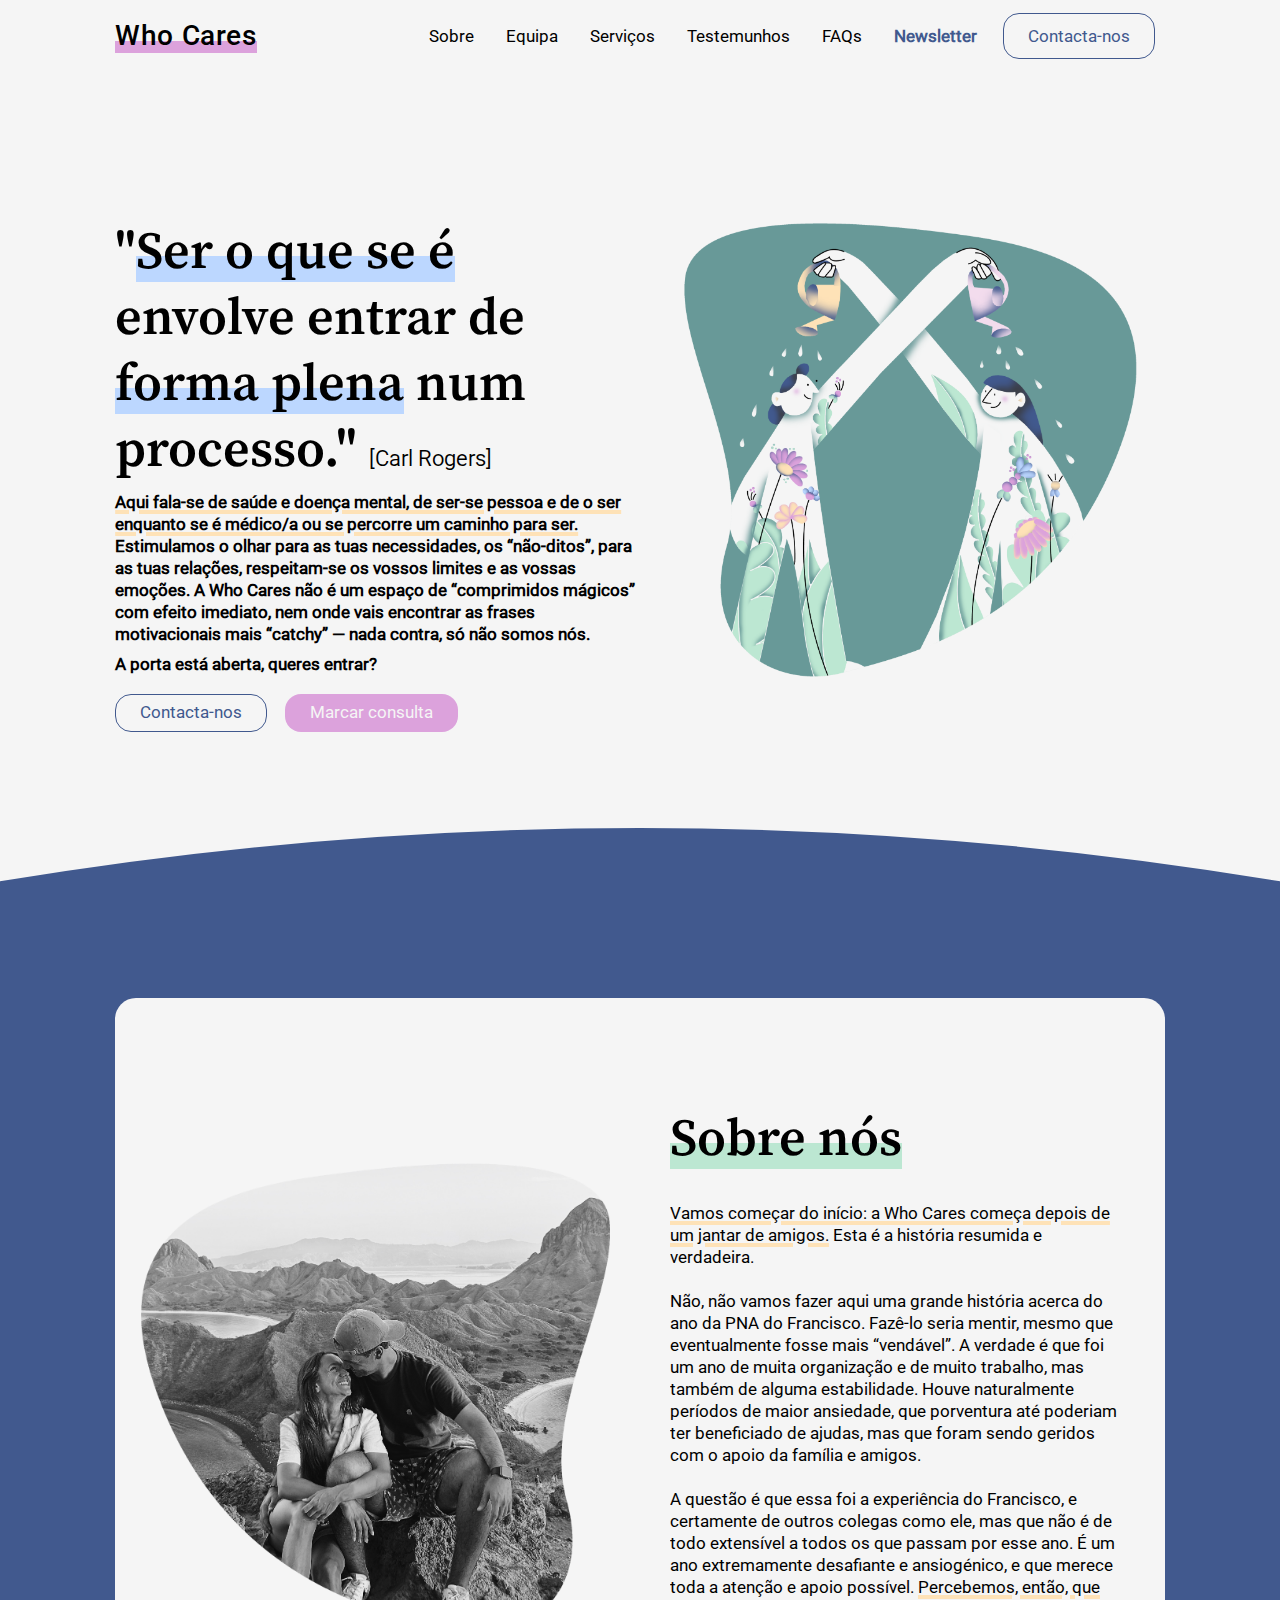
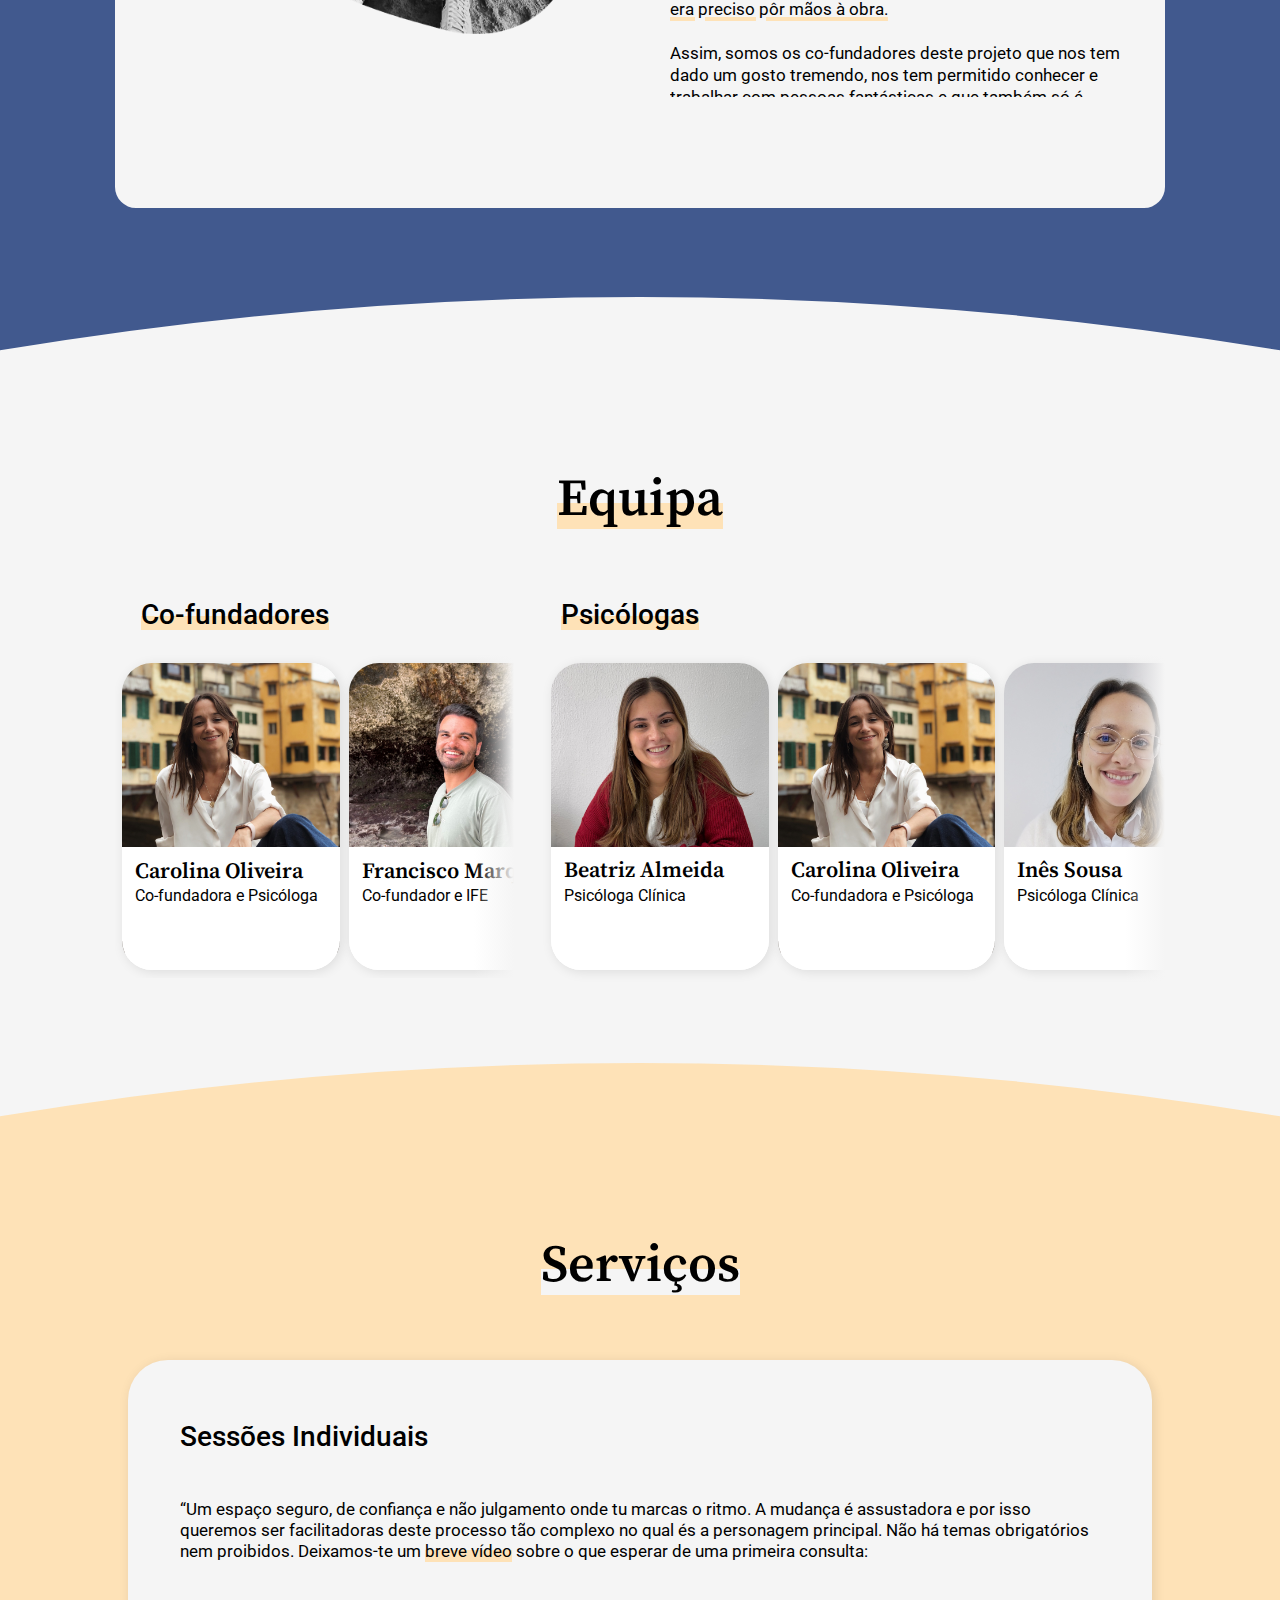
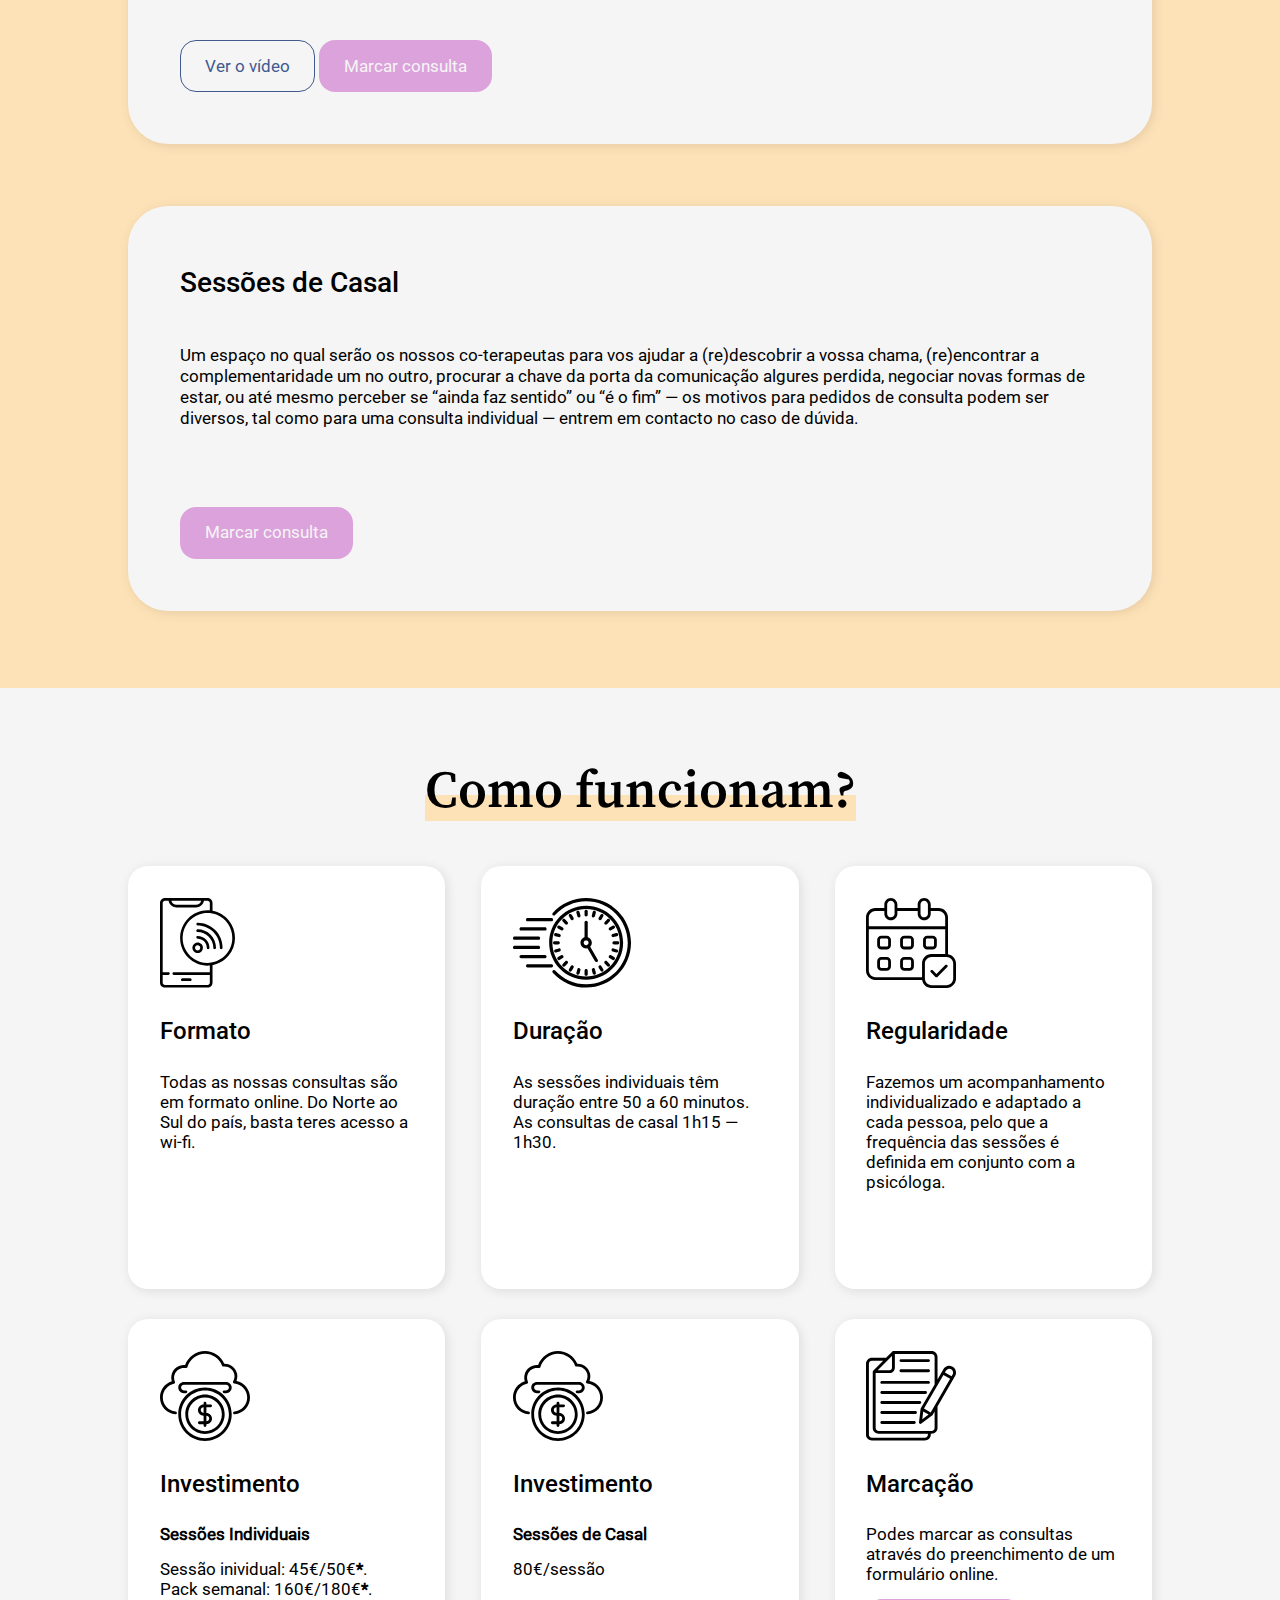
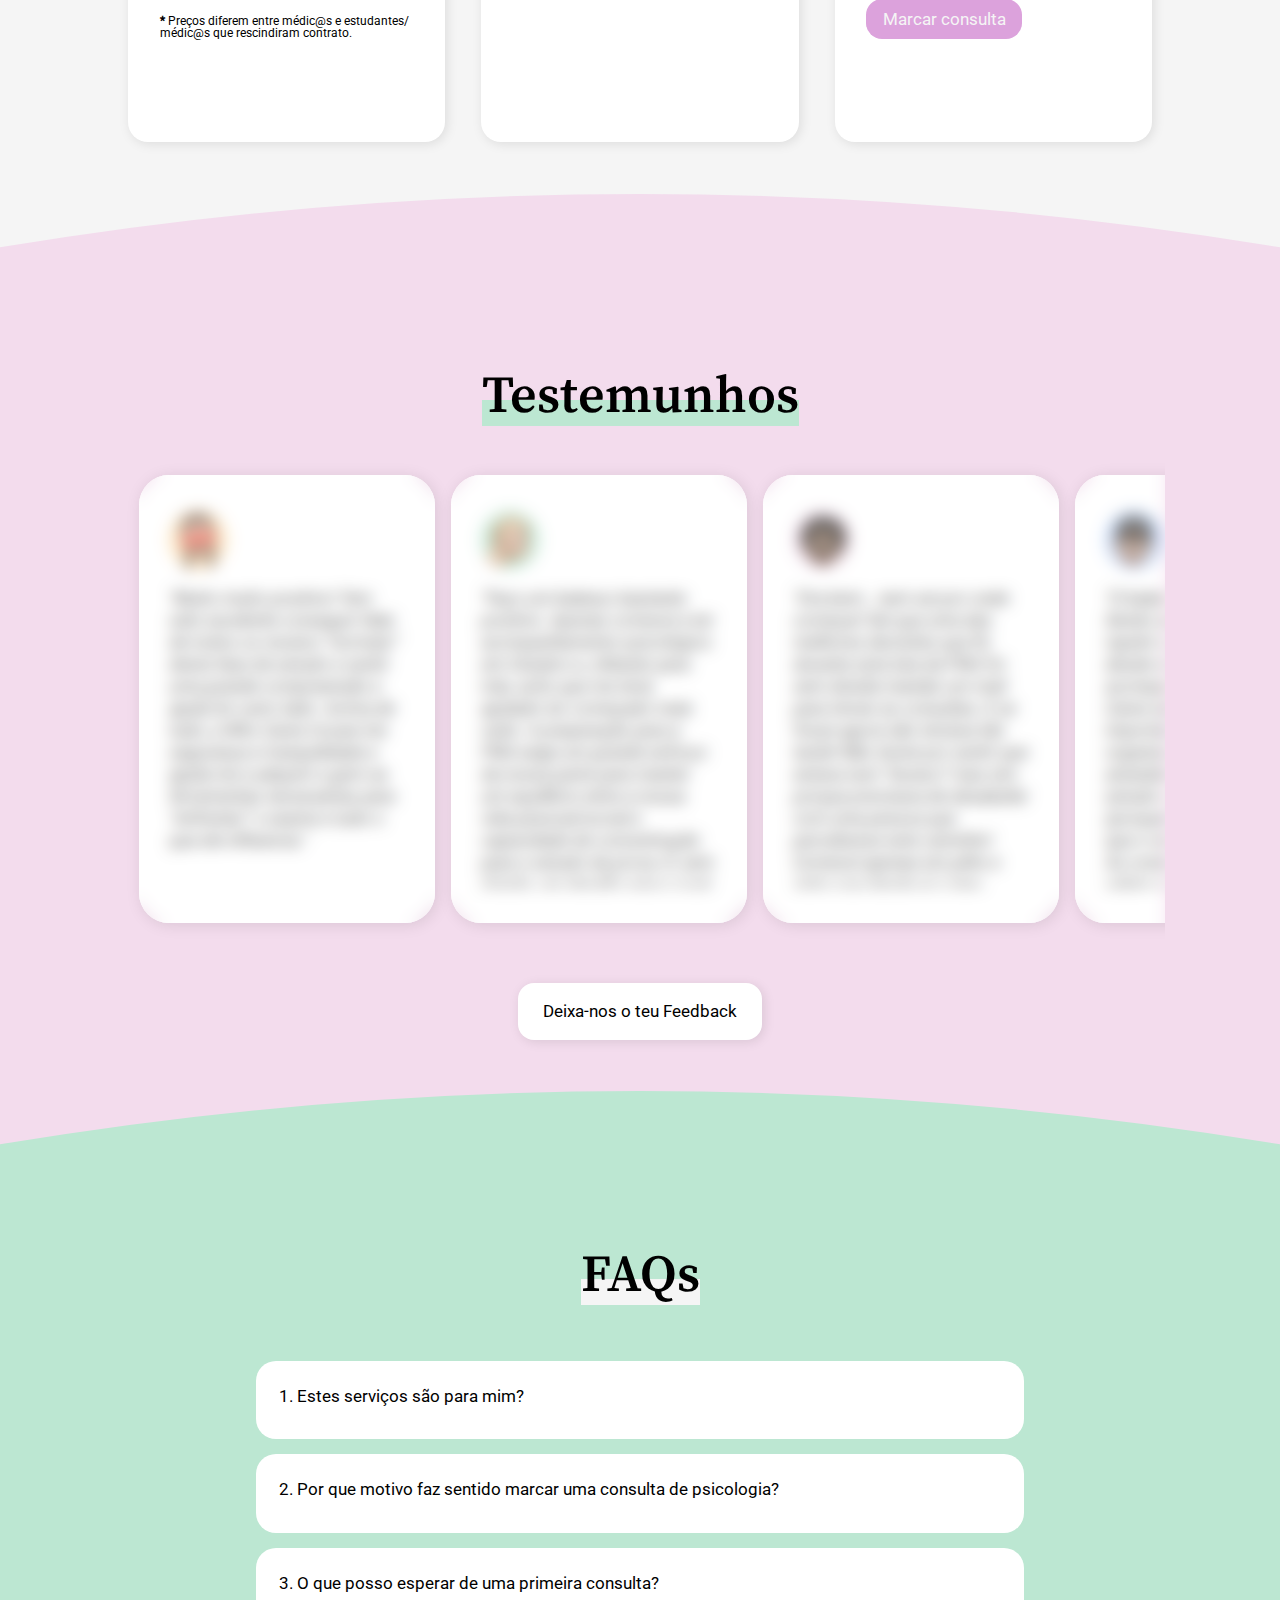
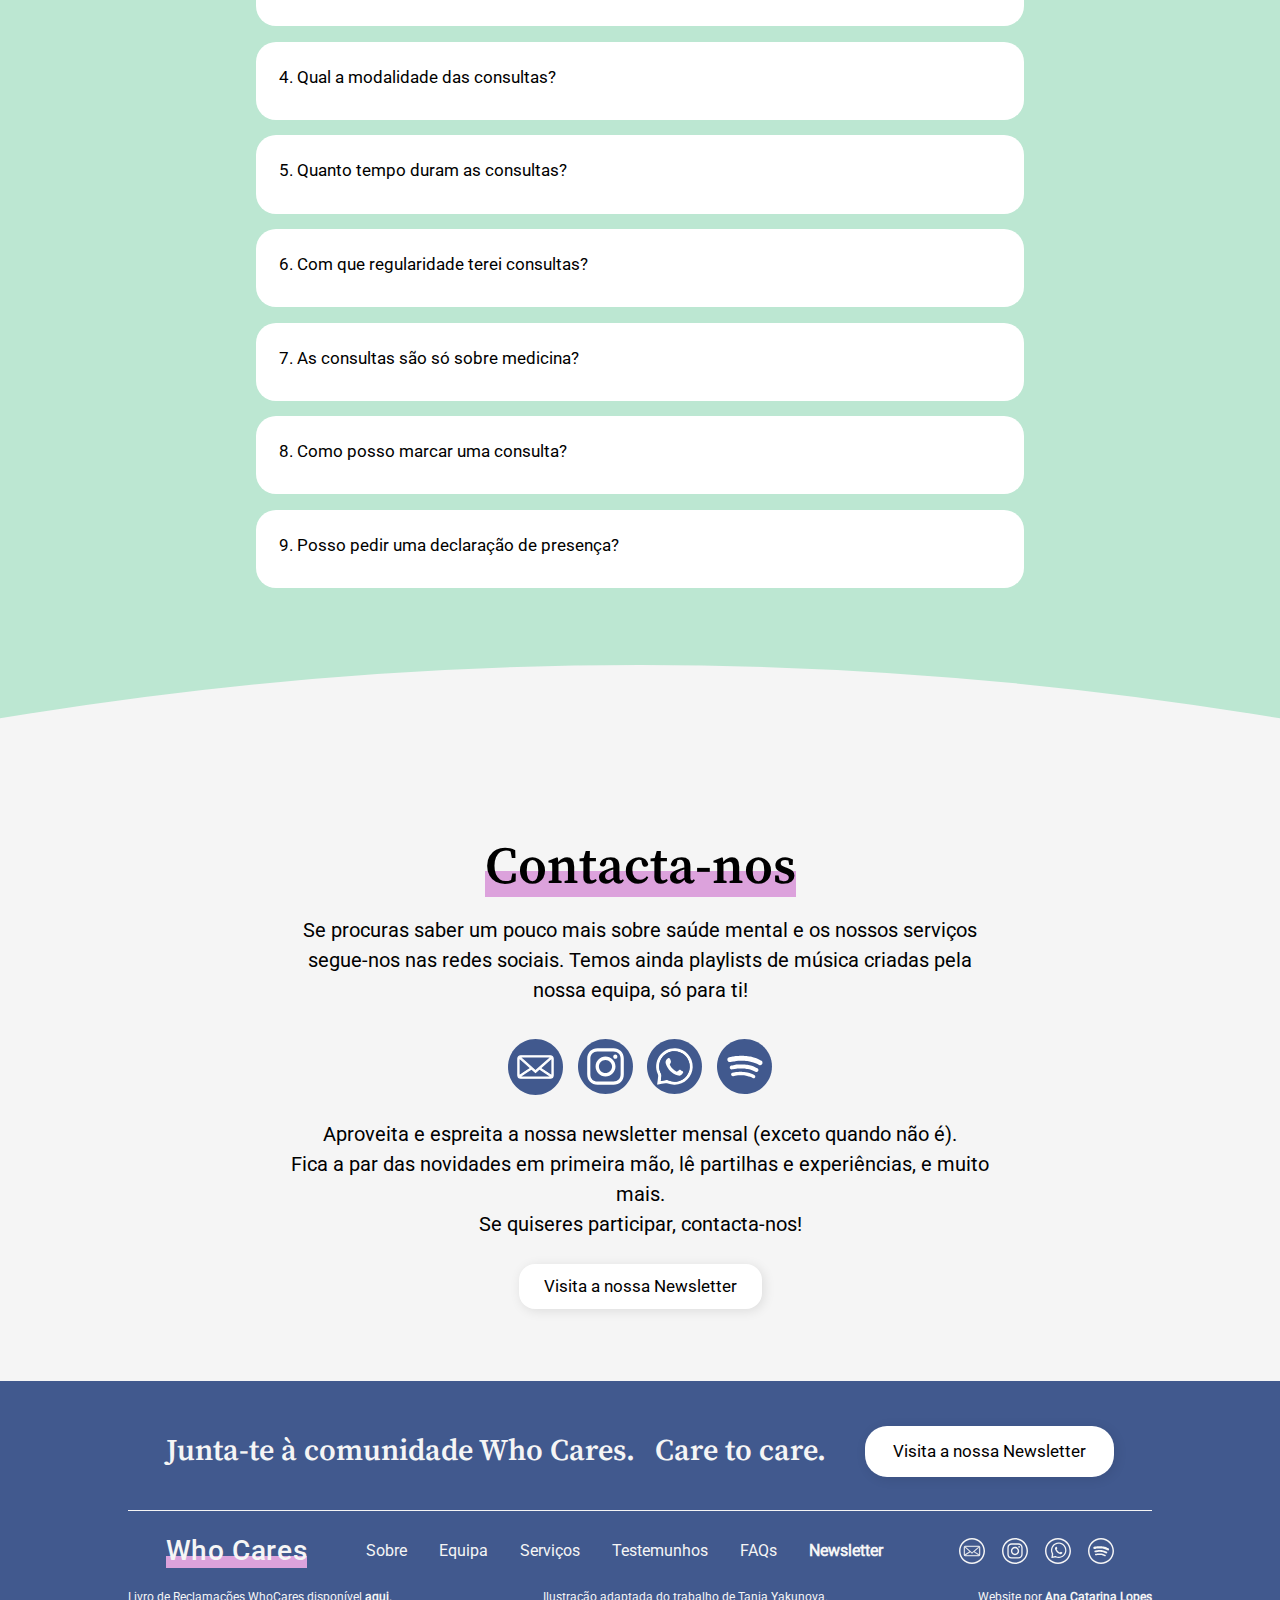
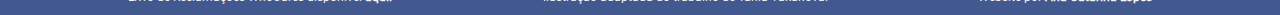
<file: index.html>
<!DOCTYPE html>
<html class="no-js" lang="">

<head>
  <meta charset="UTF-8" />
  <title>WhoCares</title>
  <meta name="description" content="" />
  <meta name="viewport" content="width=device-width, initial-scale=1.0" />

  <meta property="og:title" content="" />
  <meta property="og:type" content="" />
  <meta property="og:url" content="" />
  <meta property="og:image" content="" />

  <link rel="preconnect" href="https://fonts.googleapis.com" />
  <link rel="stylesheet"
    href="https://fonts.googleapis.com/css2?family=Source+Serif+Pro:wght@100;200;300;400;500;600;700;800;900&family=Roboto:wght@100;200;300;400;500;600;700;800;900&display=swap">


  <link rel="stylesheet" href="css/main.css" />
  <link rel="stylesheet" href="css/navbar.css" />
  <link rel="stylesheet" href="css/hero.css" />
  <link rel="stylesheet" href="css/about.css" />
  <link rel="stylesheet" href="css/team.css" />
  <link rel="stylesheet" href="css/services.css" />
  <link rel="stylesheet" href="css/reviews.css" />
  <link rel="stylesheet" href="css/faqs.css" />
  <link rel="stylesheet" href="css/contact.css" />
  <link rel="stylesheet" href="css/responsive.css" />
  <link rel="icon"
    href="data:image/svg+xml,%3Csvg xmlns='http://www.w3.org/2000/svg' width='100' height='100' viewBox='0 0 100 100'%3E%3Ccircle cx='50' cy='50' r='50' fill='%23BCD7FF'/%3E%3C/svg%3E">

</head>

<body>
  <!-- Header Section -->
  <header>
    <nav class="navbar">
      <div class="navbar-logo" id="navbar-logo">
        <a class="logo" href="index.html">Who Cares</a>
      </div>
      <ul class="navbar-menu hideOnMobile">
        <li class="navbar-li">
          <a class="nav-li" href="index.html#about">Sobre</a>
        </li>
        <li class="navbar-li">
          <a class="nav-li" href="index.html#team">Equipa</a>
        </li>
        <li class="navbar-li">
          <a class="nav-li" href="index.html#services">Serviços</a>
        </li>
        <li class="navbar-li">
          <a class="nav-li" href="index.html#reviews">Testemunhos</a>
        </li>
        <li class="navbar-li">
          <a class="nav-li" href="index.html#faqs">FAQs</a>
        </li>
        <li class="navbar-li">
          <a class="nav-li" href="blog.html">Newsletter</a>
        </li>
        <li class="navbar-li2 button-blue-1">
          <a class="nav-li2" href="index.html#contact">Contacta-nos</a>
        </li>
      </ul>
      <li class="hideOnDesktop menuHamb" onclick=showSidebar()> <a><svg xmlns="http://www.w3.org/2000/svg" height="30px"
            viewBox="0 -960 960 960" width="30px" fill="#000000">
            <path d="M120-240v-80h720v80H120Zm0-200v-80h720v80H120Zm0-200v-80h720v80H120Z" />
          </svg></a>
    </nav>

    <nav class="sidebar">
      <ul class="navbar-menu">
        <li onclick="hideSidebar()">
          <a><svg xmlns="http://www.w3.org/2000/svg" height="24px" viewBox="0 -960 960 960" width="24px" fill="#5f6368">
              <path
                d="m256-200-56-56 224-224-224-224 56-56 224 224 224-224 56 56-224 224 224 224-56 56-224-224-224 224Z" />
            </svg></a>
        </li>
        <li class="navbar-li">
          <a class="nav-li" href="index.html#about">Sobre</a>
        </li>
        <li class="navbar-li">
          <a class="nav-li" href="index.html#team">Equipa</a>
        </li>
        <li class="navbar-li">
          <a class="nav-li" href="index.html#services">Serviços</a>
        </li>
        <li class="navbar-li">
          <a class="nav-li" href="index.html#reviews">Testemunhos</a>
        </li>
        <li class="navbar-li">
          <a class="nav-li" href="index.html#faqs">FAQs</a>
        </li>
        <li class="navbar-li">
          <a class="nav-li" href="blog.html">Newsletter</a>
        </li>
        <li class="navbar-li2 button-blue-1">
          <a class="nav-li2" href="index.html#contact">Contacta-nos</a>
        </li>
    </nav>
  </header>

  <!-- Main Content Section -->
  <main>
    <!-- Hero Section -->
    <section class="sect" id="hero">
      <div class="hero">
        <div class="hero-esq">
          <div class="content-hero-esq">
            <h1>"<span class="underline">Ser o que se é</span> envolve entrar de <span class="underline">forma
                plena</span> num processo."
              <p>[Carl Rogers]</p>
            </h1>
            <h4> <span class="underline2">Aqui fala-se de saúde e doença mental, de ser-se pessoa e de o ser enquanto se
                é
                médico/a ou se percorre um caminho para ser.</span> Estimulamos o olhar para as tuas necessidades,
              os “não-ditos”, para as tuas relações, respeitam-se os vossos limites e as vossas emoções.
              A Who Cares não é um espaço de “comprimidos mágicos” com efeito imediato, nem onde vais encontrar
              as frases motivacionais mais “catchy” — nada contra, só não somos nós.</h4>
            <h4>A porta está aberta, queres entrar?</h4>

            <a class="button button-blue-1" href="#contact">Contacta-nos</a>
            <a class="button button-pink-2"
              href="https://docs.google.com/forms/d/e/1FAIpQLSf8azHO6BAaAtXaZtPi0LZPxdUTTUZdy5eeK-24gOfALAER0w/viewform"
              target="_blank">Marcar consulta</a>
          </div>
        </div>
        <div class="hero-dta">
          <img src="assets/temp_hero3.png" width=100% alt="PNG Image">
        </div>
      </div>
    </section>

    <div class="curve">
      <svg xmlns="http://www.w3.org/2000/svg" viewBox="0 100 1440 90" preserveAspectRatio="none">
        <path fill="#41598E" d="M0,160 Q720,40 1440,160 L1440,320 L0,320Z"></path>
      </svg>
    </div>

    <!-- About Section -->
    <section class="sect" id="about">
      <div class="about">
        <div class="about-esq">
          <img src="assets/CarolFran3.png" width=100% alt="SVG Image">
        </div>
        <div class="about-dta">
          <div class="content-about-dta">
            <h1><span class="underline4">Sobre nós</span></h1>
            <div class="about-text">
              <p>
                <span class="underline2">Vamos começar do início: a Who Cares começa depois de um jantar de
                  amigos.</span> Esta é a história resumida e
                verdadeira.
              </p>
              <br>
              <p>Não, não vamos fazer aqui uma grande história acerca do ano da PNA do Francisco.
                Fazê-lo seria mentir, mesmo que eventualmente fosse mais “vendável”.
                A verdade é que foi um ano de muita organização e de muito trabalho, mas também de alguma estabilidade.
                Houve naturalmente períodos de maior ansiedade, que porventura até poderiam ter beneficiado de ajudas,
                mas que foram sendo geridos com o apoio da família e amigos.
              </p>
              <br>
              <p>
                A questão é que essa foi a experiência do Francisco, e certamente de outros colegas como ele, mas que
                não é de todo extensível a todos os que passam por esse ano.
                É um ano extremamente desafiante e ansiogénico, e que merece toda a atenção e apoio possível.
                <span class="underline2">Percebemos, então, que era preciso pôr mãos à obra.</span>
              </p>
              <br>
              <p>
                Assim, somos os co-fundadores deste projeto que nos tem dado um gosto tremendo, nos tem permitido
                conhecer e trabalhar com pessoas fantásticas e que também só é possível por vos termos desse lado.
              </p>
              <br>
              <p>
                Na Who Cares não vos prometemos uma melhor nota na PNA, a entrada na especialidade que sempre sonharam,
                ou transformar o internato num mar de rosas.
                Também não prometemos resolver os conflitos das vossas relações ou os responsáveis pela área relacional
                da vossa vida.
              </p>
              <br>
              <p><span class="underline2">O nosso trabalho será ser facilitadores de um caminho que vos poderá ajudar a
                  atingir os vossos
                  objetivos, adaptar a &#39;mundos diferentes&#39;,
                  e eventualmente a &#39;regar&#39; as vossas relações.</span> Como diz Carl Rogers “A mudança é
                facilitada (…)
                quando alguém está disposto a ser o que verdadeiramente é”,
                o que não é fácil e pode ser até bastante assustador!
              </p>
              <br>
              <p><b><i>
                    E quem somos?
                  </i></b>
              </p>
              <br>
              <p>
                Somos a Carolina e o Francisco, uma psicóloga clínica e um médico que acontece serem um casal - recém
                casados, portanto até agora este projeto comum ainda não nos arruinou.
              </p>
              <br>
              <p>
                Somos naturais de Coimbra mas desde 2020 que nos rendemos aos encantos da cidade do Porto.
              </p>
              <br>
              <p>
                A Carolina é a mais velha de 3 irmãos e desde os seus 13 anos sabe que quer ser Psicóloga. Alia a
                investigação à prática clínica, estando neste momento na reta final do Doutoramento.
              </p>
              <br>
              <p>
                Quem a conhece sabe que não se satisfaz com &#39;pouco&#39;, pelo que decidiu investir na Especialização
                Avançada em Intervenção Sistémica pela Sociedade de Terapia Familiar - agora já faltam menos de 260
                horas! Portanto,
                bem-vindos também os casais e as famílias!
              </p>
              <br>
              <p>
                Tudo isto a par com outras formações extras (mais curtas!), aulas que dá pontualmente na Faculdade de
                Psicologia
                e de Ciências da Educação da Universidade de Coimbra como convidada, e dissertações de Mestrado que
                orienta.
              </p>
              <br>
              <p>
                E depois há os não-negociáveis da sua vida! Um delicioso jantar em boa companhia e com direito a
                sobremesa -
                se for ainda de chinelo no dedo depois de um dia de praia melhor ainda -, séries ou filmes num bom serão
                com o Francisco - a partir de Outubro vale começar o seu guilty pleasure por filmes de Natal -; estar
                com amigos; manter o desporto
                “em dia”; ver o por do sol sempre que possível; e mais recentemente retomou uma “paixão antiga”: a
                leitura.
              </p>
              <br>
              <p>
                O Francisco, é interno de formação específica de Otorrinolaringologia. Não, não tem qualquer formação em
                saúde
                mental — nem é por isso que aqui está. Deixa essa parte para a Carolina, sua mulher e co-fundadora,
                tal como ele, e para a nossa restante equipa de psicólogas. No entanto, passou pelos mesmos desafios que
                vocês,
                tanto ao longo do curso de medicina (com especial enfoque no ano da PNA), como agora no dia-a-dia
                enquanto médico
                interno. Com isso percebeu que a classe médica muitas vezes se preocupa com tudo menos com a sua própria
                saúde
                mental. E é por acreditar haver a necessidade desse cuidado, e por entender que não existe neste momento
                uma adequada
                resposta a nível das universidades/hospitais, que faz parte deste projeto.
              </p>
              <br>
              <p>
                Estudou na FMUC entre 2013 e 2019. Fez a primeira PNA no novo formato, tendo obtido 119 e escolhido na
                175.ª
                posição. Cumpriu o Internato de Formação Geral em 2020 no CHVNG/E e escolhi Otorrinolaringologia no
                CHTS,
                onde iniciou funções em janeiro de 2021. É também formador de uma escola de preparação para a PNA desde
                2020.
              </p>
              <br>
              <p>
                Quando não está a trabalhar (no hospital, em casa, ou numa biblioteca), encontram-no a fazer desporto
                (preferencialmente padel hoje em dia, tendo deixado para trás uma carreira de basquetebol de formação
                durante 18 anos),
                a jantar fora, a aproveitar o sol com a Carolina, ou a brindar com amigos.
              </p>
              <br>
              <p>
                Da sua parte, estejam à vontade para o contactar para conversar um pouco sobre o ano da PNA ou sobre a
                especialidade — terá todo o gosto!
              </p>
              <br>
              <p><b>
                  Carolina e Francisco</b>
              </p>
            </div>
          </div>
        </div>

      </div>
    </section>

    <div class="curve2">
      <svg xmlns="http://www.w3.org/2000/svg" viewBox="0 100 1440 90" preserveAspectRatio="none">
        <path fill="#f5f5f5" d="M0,160 Q720,40 1440,160 L1440,320 L0,320Z"></path>
      </svg>
    </div>


    <!-- Team Section -->
    <section class="sect" id="team">
      <div class="team">
        <div class="content-team">
          <h1><span class="underline3">Equipa</span></h1>

          <div class="cards-teamB">
            <div class="media-scrollerB">

              <div class="media-scrollerB1">

                <div class="title-scrollerB1">
                  <h2 class="underline9">Co-fundadores</h2>
                </div>

                <div class="content-scrollerB1">
                  <div class="team-cardB" data-key="carolina-oliveira">
                    <div class="team-card-top">
                      <img src="assets/Carol.jpg" alt="Carolina Oliveira">
                    </div>
                    <div class="team-card-bottom">
                      <h3>Carolina Oliveira</h3>
                      <p>Co-fundadora e Psicóloga</p>
                    </div>
                  </div>

                  <div class="team-cardB" data-key="francisco-marques">
                    <div class="team-card-top">
                      <img src="assets/Fran.jpg" alt="Francisco Marques">
                    </div>
                    <div class="team-card-bottom">
                      <h3>Francisco Marques</h3>
                      <p>Co-fundador e IFE</p>
                    </div>
                  </div>

                </div>
              </div>

              <div class="media-scrollerB2">

                <div class="title-scrollerB2">
                  <h2 class="underline9">Psicólogas</h2>
                </div>

                <div class="content-scrollerB2">
                  <div class="team-cardB" data-key="beatriz-almeida">
                    <div class="team-card-top">
                      <img src="assets/BeatrizAlmeida.jpg" alt="Beatriz Almeida">
                    </div>
                    <div class="team-card-bottom">
                      <h3>Beatriz Almeida</h3>
                      <p>Psicóloga Clínica</p>
                    </div>
                  </div>

                  <div class="team-cardB" data-key="carolina-oliveira">
                    <div class="team-card-top">
                      <img src="assets/Carol.jpg" alt="Carolina Oliveira">
                    </div>
                    <div class="team-card-bottom">
                      <h3>Carolina Oliveira</h3>
                      <p>Co-fundadora e Psicóloga</p>
                    </div>
                  </div>

                  <div class="team-cardB" data-key="ines-sousa">
                    <div class="team-card-top">
                      <img src="assets/InesSousa.jpg" alt="Inês Sousa">
                    </div>
                    <div class="team-card-bottom">
                      <h3>Inês Sousa</h3>
                      <p>Psicóloga Clínica</p>
                    </div>
                  </div>

                  <div class="team-cardB" data-key="maria-dias">
                    <div class="team-card-top">
                      <img src="assets/MariaDias.jpg" alt="Maria Dias">
                    </div>
                    <div class="team-card-bottom">
                      <h3>Maria Dias</h3>
                      <p>Psicóloga Clínica</p>
                    </div>
                  </div>

                  <div class="team-cardB" data-key="maria-joao-goncalves">
                    <div class="team-card-top">
                      <img src="assets/MariaJoao.jpg" alt="Maria João Gonçalves">
                    </div>
                    <div class="team-card-bottom">
                      <h3>Maria João Gonçalves</h3>
                      <p>Psicóloga Clínica</p>
                    </div>
                  </div>

                  <div class="team-cardB" data-key="maria-santos">
                    <div class="team-card-top">
                      <img src="assets/MariaSantos.jpg" alt="Maria Santos">
                    </div>
                    <div class="team-card-bottom">
                      <h3>Maria Santos</h3>
                      <p>Psicóloga Clínica</p>
                    </div>
                  </div>

                </div>

              </div>

              <!-- Popup Section Generic -->
              <div class="popup-section" id="popup">
                <div class="popup-content">
                  <span class="close-popup" onclick="closePopup()">&times;</span>
                  <div class="popup-header">
                    <h5 id="popup-title"></h5>
                    <a id="popup-icon-link" href="" target="_blank">
                      <img src="assets/linkedin-01.svg" alt="Icon" style="width: 20px; height: 20px;">
                    </a>
                  </div>
                  <p id="popup-role"></p>
                  <div id="popup-description"></div>
                </div>
              </div>

            </div>
          </div>

          <!-- ////////////////////////////////////////////////////////// -->
          <!-- ////////////////////////////////////////////////////////// -->
          <!-- ////////////////////TESTE//////////////////////////////// -->
          <!-- ////////////////////////////////////////////////////////// -->
          <!-- ////////////////////////////////////////////////////////// -->

        </div>
    </section>

    <div class="curve">
      <svg xmlns="http://www.w3.org/2000/svg" viewBox="0 100 1440 90" preserveAspectRatio="none">
        <path fill="#FEE2B7" d="M0,160 Q720,40 1440,160 L1440,320 L0,320Z"></path>
      </svg>
    </div>

    <!-- Services Section -->
    <section class="sect" id="services">
      <div class="services">
        <div class="content-services">
          <h1><span class="underline6">Serviços</span></h1>

          <div class="cards-services">
            <!--
            <div class="card-img">
              <img src="assets/cIndividual.png" alt="PNG Image">
            </div>
            -->
            <div class="card-content">
              <div class="card-top">
                <h2>Sessões Individuais</h2>
                <p>“Um espaço seguro, de confiança e não julgamento onde tu marcas o ritmo.
                  A mudança é assustadora e por isso queremos ser facilitadoras deste processo
                  tão complexo no qual és a personagem principal. Não há temas obrigatórios nem proibidos.
                  Deixamos-te um <a class="underline5" href="https://www.instagram.com/p/C40oJbqtV3c/"
                    target="_blank">breve
                    vídeo</a> sobre o que esperar de uma primeira consulta:</p>
              </div>
              <div class="card-bottom">
                <a class="button button-blue-1" href="https://www.instagram.com/p/C40oJbqtV3c/" target="_blank">Ver o
                  vídeo</a>
                <a class="button button-pink-2"
                  href="https://docs.google.com/forms/d/e/1FAIpQLSf8azHO6BAaAtXaZtPi0LZPxdUTTUZdy5eeK-24gOfALAER0w/viewform"
                  target="_blank">Marcar consulta</a>
              </div>
            </div>
          </div>

          <div class="cards-services">
            <div class="card-content">
              <div class="card-top">
                <h2>Sessões de Casal</h2>
                <p>Um espaço no qual serão os nossos co-terapeutas para vos ajudar a (re)descobrir a vossa chama,
                  (re)encontrar a complementaridade um no outro, procurar a chave da porta da comunicação algures
                  perdida,
                  negociar novas formas de estar, ou até mesmo perceber se “ainda faz sentido” ou “é o fim” — os motivos
                  para
                  pedidos de consulta podem ser diversos, tal como para uma consulta individual — entrem em contacto no
                  caso de dúvida.</p>
              </div>
              <div class="card-bottom">
                <a class="button button-pink-2"
                  href="https://docs.google.com/forms/d/e/1FAIpQLSf8azHO6BAaAtXaZtPi0LZPxdUTTUZdy5eeK-24gOfALAER0w/viewform"
                  target="_blank">Marcar consulta</a>
              </div>
            </div>
            <!--
            <div class="card-img2">
              <img src="assets/cCasal.png" alt="PNG Image">
            </div>
            -->
          </div>

        </div>
      </div>
    </section>

    <!-- Rules Section -->
    <section class="sect" id="rules">
      <div class="rules">
        <h1><span class="underline3">Como funcionam?</span></h1>
        <div class="cards-rules2">
          <div class="rule">
            <img src="assets/formato.svg" alt="SVG Image">
            <h2>Formato</h2>
            <p>Todas as nossas consultas são em formato online. Do Norte ao Sul do país, basta teres acesso a wi-fi.
            </p>
          </div>

          <div class="rule">
            <img src="assets/duracao.svg" alt="SVG Image">
            <h2>Duração</h2>
            <p>As sessões individuais têm duração entre 50 a 60 minutos. As consultas de casal 1h15 — 1h30.</p>
          </div>

          <div class="rule">
            <img src="assets/regularidade.svg" alt="SVG Image">
            <h2>Regularidade</h2>
            <p>Fazemos um acompanhamento individualizado e adaptado a cada pessoa,
              pelo que a frequência das sessões é definida em conjunto com a psicóloga.</p>
          </div>

          <div class="rule">
            <img src="assets/investimento.svg" alt="SVG Image">
            <h2>Investimento</h2>
            <p><b>Sessões Individuais</b></p>
            <p>Sessão inividual: 45€/50€<b>*</b>.
              <br>Pack semanal: 160€/180€<b>*</b>.
            </p>
            <p class="tiny"> <b>*</b> Preços diferem entre médic@s e estudantes/ médic@s que rescindiram contrato.</p>
          </div>

          <div class="rule">
            <img src="assets/investimento.svg" alt="SVG Image">
            <h2>Investimento</h2>
            <p><b>Sessões de Casal</b></p>
            <p>80€/sessão</p>
          </div>

          <div class="rule">
            <img src="assets/marcacao.svg" alt="SVG Image">
            <h2>Marcação</h2>
            <p>Podes marcar as consultas através do preenchimento de um formulário online.</p>
            <a class="button button-pink-2"
              href="https://docs.google.com/forms/d/e/1FAIpQLSf8azHO6BAaAtXaZtPi0LZPxdUTTUZdy5eeK-24gOfALAER0w/viewform"
              target="_blank">Marcar consulta</a>
          </div>

        </div>

      </div>
    </section>

    <div class="curve3">
      <svg xmlns="http://www.w3.org/2000/svg" viewBox="0 100 1440 90" preserveAspectRatio="none">
        <path fill="#F3DCED" d="M0,160 Q720,40 1440,160 L1440,320 L0,320Z"></path>
      </svg>
    </div>

    <!-- Reviews Section -->
    <section class="sect" id="reviews">
      <div class="reviews">
        <div class="content-reviews">
          <h1><span class="underline4">Testemunhos</span></h1>
          <div class="cards-reviews">
            <div class="media-scroller2">

              <div class="review-card">
                <div class="blur-overlay"></div>
                <div class="review-card-content">
                  <img src="assets/Frame 50.png" alt="PNG Image">
                  <p><i>"Muito muito positivo! Tem sido excelente conseguir falar de todos os receios “normais” desta
                      fase de
                      estudo e sentir uma grande compreensão e ajuda do outro lado. Acima de tudo, a Who Cares trouxe-me
                      segurança e tranquilidade e ajuda-me a adquirir e gerir as ferramentas necessárias para
                      “enfrentar”
                      o
                      exame e tudo o que ele influencia." </i></p>
                </div>
              </div>
              <div class="review-card">
                <div class="blur-overlay"></div>
                <div class="review-card-content">
                  <img src="assets/Frame 51.png" alt="PNG Image">
                  <p><i>"Faço um balanço bastante positivo. Apenas comecei a ter acompanhamento psicológico em Outubro
                      e,
                      olhando para trás, acho que me teria ajudado ter começado mais cedo. A preparação para a PNA
                      exige
                      um
                      grande esforço da nossa parte para manter um equilíbrio entre a nossa vida pessoal/social e
                      capacidade
                      de concentração para o estudo da prova. É, sem dúvida, um desafio para o qual não estamos
                      habituados
                      e
                      que nos obriga constantemente a gerir este equilíbrio durante um ano inteiro. E num ano há muito
                      a
                      acontecer para além do estudo que também é importante para nós. No meu caso, achei que até
                      estava
                      bastante descontraída e tinha mais ou menos tudo sob controlo, mas com o fim dos estágios e o
                      regresso
                      para casa dos pais que, parecendo que não, exige também mudanças na nossa rotina e uma
                      readaptação
                      após 6 anos a viver noutra cidade, comecei a sentir que estava muito mais sensível ao que me
                      diziam
                      e
                      que o estudo nem sempre estava a ser produtivo como queria. Já seguia a página Who Cares há
                      algum
                      tempo, tinha lido alguns testemunhos e, após algumas semanas de indecisão e talvez teimosia da
                      minha
                      parte por achar que não estando naquele stress constante como já tinha ouvido falar de alguns
                      casos
                      não era necessário ajuda, decidi pedir acompanhamento. A Carolina deixou-me desde logo bastante
                      à
                      vontade e senti que podia falar sobre tudo o que me estava a inquietar. Ajudou-me a criar
                      estratégias
                      para lidar com algumas situações que apesar de não serem diretamente relacionadas com o estudo,
                      me
                      deixavam mais sensível e que, acabavam por afetar a minha produtividade. Além disso, fez-me
                      olhar
                      para
                      o exame de outra forma e organizar o meu dia de modo a não deixar de fazer pequenas atividades
                      que
                      me
                      deixam feliz. Acima de tudo, ajudou-me a relativizar e a ter mais calma. Assim, apenas a uma
                      semana
                      da
                      prova e, independentemente do resultado, sinto-me com mais confiança e mais tranquila." </i></p>
                </div>
              </div>
              <div class="review-card">
                <div class="blur-overlay"></div>
                <div class="review-card-content">
                  <img src="assets/Frame 52.png" alt="PNG Image">

                  <p><i>"Ora bem… nem sei por onde começar! Sei que uma das melhores decisões que fiz durante esta
                      luta
                      da
                      PNA
                      foi sem dúvida mandar um mail para iniciar as consultas. E se fosse agora não iniciava tão
                      tarde!
                      Não
                      iniciei por sentir que estava num “buraco” mas sim porque precisava de desabafar com uma
                      pessoa
                      que
                      percebesse este caminho! Comecei apenas em julho e sinto que desde aí o meu caminho se tornou
                      muito
                      mais leve. Sem dúvida alguma que a Carolina é uma EXCELENTE profissional! Ela criou um espaço
                      em
                      que
                      me senti acolhida e sem julgamentos! Desde o início que senti que podia deitar tudo cá para
                      fora
                      sem
                      pensar duas vezes! Para além disto, a Carolina dá sempre dicas para aplicarmos no dia a dia
                      para
                      diminuir o stress e ansiedade. E sem dúvida que as usei naqueles 30 min intermináveis antes de
                      iniciar
                      a prova. Escusado será dizer que as consultas não são 100% pna! É o nosso cantinho em que
                      podemos
                      falar do que nos apetecer! Tive consultas que sai a chorar outras a rir mas saí de todas
                      sempre
                      muito
                      mais leve do que entrei. Ainda tive a grande oportunidade de falar com o Francisco o que foi
                      muito
                      bom
                      para mim! É sempre bom ouvir uma pessoa que já passou por tudo isto que estamos a passar! A
                      nota
                      que
                      tive foi obviamente à custa do meu trabalho e dedicação mas também uma grande percentagem à
                      custa
                      da
                      Carolina que participou MUITO neste processo! Sem dúvida que não iria chegar tão bem como
                      cheguei
                      com
                      ela. Por isso, apenas digo que irei ficar eternamente grata pelo trabalho que ela desenvolveu
                      comigo"</i>
                  </p>
                </div>
              </div>
              <div class="review-card">
                <div class="blur-overlay"></div>
                <div class="review-card-content">
                  <img src="assets/Frame 53.png" alt="PNG Image">

                  <p><i>"O balanço é super positivo! Sendo alguém que está a repetir a PNA, ficou bem claro, desde
                      o
                      início,
                      que o acompanhamento da Who Cares ia ser um passo muito importante. Permite-me organizar
                      ideias,
                      lidar
                      com a ansiedade relacionada com o estudo e com tudo o resto (porque o exame não faz com que
                      o
                      resto
                      deixe de existir). As consultas com a Carolina valem ouro, mesmo. Noto imensa diferença na
                      minha
                      saúde
                      mental, e na minha forma de lidar com as coisas, desde que comecei. A melhor forma que tenho
                      de
                      descrever é: tinha imensos “pesos em cima dos ombros” e a cada consulta, um a um, a Carolina
                      vai
                      ajudando a aliviar todo o peso e a colocar as coisas numa perspetiva mais leve. Isto
                      ajuda-me,
                      não
                      só
                      a estar mais tranquila, como mais focada e com menos “dúvidas interiores” em relação ao
                      estudo,
                      que
                      é
                      algo que considero ter sido o principal problema no ano passado."</i></p>
                </div>
              </div>
              <div class="review-card">
                <div class="blur-overlay"></div>
                <div class="review-card-content">
                  <img src="assets/Frame 54.png" alt="PNG Image">
                  <p><i>"Foi a mais difícil e a melhor decisão que tomei. Ter alguém que me guia no equilíbrio das
                      emoções,
                      que ao longo desta preparação são uma verdadeira montanha russa, permite encarar o dia a dia
                      com
                      mais
                      calma. Adicionalmente, encontrar alguém que entenda o que é este processo de estudo e o
                      ajuste
                      do
                      acompanhamento tendo em conta esta mesma realidade é sem dúvida uma mais valia"</i></p>
                </div>
              </div>
              <div class="review-card">
                <div class="blur-overlay"></div>
                <div class="review-card-content">
                  <img src="assets/Frame 55.png" alt="PNG Image">
                  <p><i>"Eu adorei o acompanhamento que recebi. Sem dúvida que foi essencial para conseguir levar
                      este
                      ano
                      com
                      mais leveza, para conseguir superar os desafios que me foram surgindo, para conseguir lidar
                      com
                      o
                      dia
                      29 e pós dia 29 de uma forma muito mais positiva do que alguma vez pensei. Por isto agradeço
                      imenso
                      o
                      vosso trabalho e quero continuar a ser acompanhada por vocês."</i></p>
                </div>
              </div>
              <div class="review-card">
                <div class="blur-overlay"></div>
                <div class="review-card-content">
                  <img src="assets/Frame 56.png" alt="PNG Image">
                  <p><i>"Sem dúvida recomendaria (até já recomendei!). Apoio tudo o que a WhoCares defende, gosto
                      muito
                      da
                      abordagem e, pelo menos no caso da Dra. Carolina, que foi com quem tive o contacto, não só
                      senti
                      aquilo que acredito que se deve sentir com qualquer bom profissional de saúde mental (a
                      abertura,
                      não
                      julgamento, à vontade para ser vulnerável) como também me identifiquei especialmente com a
                      abordagem
                      valorizar os nossos sentimentos e os nossos modos de agir como peças importantes para a
                      nossa
                      vida
                      e
                      ao invés de assumir que um determinado comportamento não é saudável ou que uma emoção é
                      desadequada
                      só
                      porque a sociedade nos diz que é, realmente questionar se é importante para nós e nos está a
                      trazer
                      algo de positivo. Queria também destacar que apesar de ter sido um acompanhamento dirigido
                      ao
                      ano
                      da
                      PNA e tudo o que este implica, acho que até terão sido mais as vezes que falamos de assuntos
                      não
                      diretamente relacionados com a PNA, tópicos muitas vezes pesados, outros relacionados com a
                      nostalgia
                      de ser finalista e o medo do que trás o futuro, e até sobre relacionamentos. Realmente a
                      abordagem
                      não
                      se cinge apenas a assuntos da PNA mas sim ao bem-estar mental do PNAniano como um todo,
                      enquanto
                      pessoa completa e multifacetada cujas dificuldades, tal como todos, não se cingem a uma
                      prova
                      singular, e acho que de facto é uma mais-valia e para obter um apoio completo não poderia
                      ter
                      sido
                      de
                      outra forma. Queria só finalizar por agradecer à Dra. Carolina e a toda a equipa, por no
                      meio
                      de
                      todo
                      este caos onde por vezes as empresas e profissionais não passam de um serviço ou negócio,
                      terem
                      sido
                      muito mais que isso, e verdadeiramente terem sido uma ajuda em que pude confiar plenamente
                      durante
                      todo este processo."</i> </p>
                </div>
              </div>
              <div class="review-card">
                <div class="blur-overlay"></div>
                <div class="review-card-content">
                  <img src="assets/Frame 57.png" alt="PNG Image">
                  <p> <i>"Sim. Porque foi sem dúvida um pilar muito importante este ano! Foi uma forma de
                      descomprimir
                      ,
                      de
                      desabafar e perceber que não sou a única a ter as minhas dúvidas , inseguranças e medos !
                      Foi
                      muito
                      importante para mim também para perceber que descansar é importante e que não devemos ter
                      receio
                      disso. Acho mesmo que este acompanhamento foi uma mais valia não só para o estudo ao longo
                      do
                      ano
                      como
                      para preparação psicológica para o dia em si."</i> </p>
                </div>
              </div>
              <div class="review-card">
                <div class="blur-overlay"></div>
                <div class="review-card-content">
                  <img src="assets/Frame 58.png" alt="PNG Image">
                  <p><i>"Recomendaria e recomendo a toda a gente a realizar a PNA. Este ano não tem de ser um
                      martírio,
                      nem
                      tem de haver uma luta interior connosco próprios, ou o espírito de sacrifício que muitas
                      vezes
                      a
                      PNA
                      traz consigo. Provavelmente não será o melhor ano da vida de ninguém, mas é só um passo na
                      direção
                      que
                      queremos, faz parte do caminho (e não é uma pedra no mesmo), e a Who Cares mostra-nos mesmo
                      isso.
                      Desde o trabalho incrível que fazem no Instagram (que traz a leveza de saber que não estamos
                      sozinhos
                      nas inseguranças, dúvidas e medos, relativizando e normalizando-os) e a quantidade de
                      pessoas
                      que
                      ajudam dessa forma, até às consultas com a Carolina. A experiência pessoal do Francisco,
                      enquanto
                      Médico que já esteve nesta posição, bem como a da Carolina que, além da sua própria
                      formação,
                      o
                      acompanhou de perto, são, na minha perspetiva, a combinação perfeita e ideal para ajudar
                      alguém
                      a
                      percorrer este caminho, tornando-o menos bicho-papão."</i></p>
                </div>
              </div>
              <div class="review-card">
                <div class="blur-overlay"></div>
                <div class="review-card-content">
                  <img src="assets/Frame 59.png" alt="PNG Image">
                  <p><i>"Sim, a procura de apoio psicológico nem sempre é fácil e muito mais difícil é encontrar
                      um
                      profissional com quem se estabeleça uma boa relação terapêutica. Para além de uma excelente
                      relação
                      terapêutica e empatia, não ter de estar a explicar mil vezes como é a preparação para a PNA
                      e
                      tudo
                      o
                      que daí advém torna a abordagem muito mais ajustada a este tão atípico ano da nossa
                      vida."</i>
                  </p>
                </div>
              </div>
              <div class="review-card">
                <div class="blur-overlay"></div>
                <div class="review-card-content">
                  <img src="assets/Frame 60.png" alt="PNG Image">
                  <p><i>"Recomendaria e, aliás, já recomendei a Who Cares a amigos :D porque, para além do ano da
                      PNA
                      ser
                      um
                      ano, por si só, desafiador a todos os níveis, é também "um ano barreira" que antecede o
                      nosso
                      futuro
                      enquanto profissionais de saúde. Em consulta, é possível explorar todas estas
                      vertentes."</i>
                  </p>
                </div>
              </div>
              <div class="review-card">
                <div class="blur-overlay"></div>
                <div class="review-card-content">
                  <img src="assets/Frame 61.png" alt="PNG Image">
                  <p><i>"É ÓBVIO que recomendo a 300%!"</i></p>
                </div>
              </div>

            </div>
          </div>
          <a class="button button-pink-1"
            href="https://docs.google.com/forms/d/e/1FAIpQLScg0zb8tJDI3R3LDnHHMirPR2lWW3cw2oEyTTI7_y2FL3w9Xw/viewform"
            target="_blank">Deixa-nos o teu Feedback</a>
        </div>
      </div>
    </section>

    <div class="curve4">
      <svg xmlns="http://www.w3.org/2000/svg" viewBox="0 100 1440 90" preserveAspectRatio="none">
        <path fill="#BCE7D2" d="M0,160 Q720,40 1440,160 L1440,320 L0,320Z"></path>
      </svg>
    </div>

    <!-- FAQs Section -->
    <section class="sect" id="faqs">
      <div class="faqs">
        <div class="content-faqs">
          <h1><span class="underline6">FAQs</span></h1>
          <div class="cards-faqs" onclick="toggleFaq(this)">
            <p>1. Estes serviços são para mim?</p>
            <div class="faq-answer">
              <p>Estes serviços são para todo/as o/as médico/as, em qualquer momento da carreira, e estudantes de
                medicina de todos os anos que queiram ter consultas de psicologia.</p>
            </div>
          </div>
          <div class="cards-faqs" onclick="toggleFaq(this)">
            <p>2. Por que motivo faz sentido marcar uma consulta de psicologia?</p>
            <div class="faq-answer">
              <p>Marcar uma consulta de psicologia pode fazer sentido quando sentes que a tua saúde mental ou emocional
                está a ser desafiada, seja por stress, ansiedade, dificuldades nas relações ou outras questões que estão
                a impactar o teu bem-estar e/ou a causar sofrimento. É frequente as pessoas marcarem uma consulta quando
                estão a passar ou passaram por uma crise (ex., perda, luto, fim de relação, desemprego), mas não tem de
                ser
                assim: não tens de estar a sofrer para marcar uma consulta de psicologia.</p>
              <br>
              <p>Estas consultas podem ser um espaço de autoconhecimento, aumento da tua autoestima, entre outros, mas
                também para antecipar momentos desafiantes (ex. parentalidade).</p>
              <br>
              <p>
                Resumindo, existem várias situações em que procurar a ajuda de um psicólogo pode ser extremamente
                benéfico. Abaixo está uma lista de alguns dos motivos pelos quais pode ser importante procurar apoio e
                também exemplos de sinais a que podes e deves estar atento/a:
              </p>
              <br>
              <p>
                — Alterações no padrão de sono, alimentação ou apetite</p>
              <p>— Perda de interesse ou prazer em atividades anteriormente prazerosas</p>
              <p>
                — Dificuldade de concentração</p>
              <p>
                — Mudanças de humor (ex., maior irritabilidade/agressividade)</p>
              <p>
                — Ansiedade (sentida física, emocional, ou cognitivamente)</p>
              <p>
                — Pensamentos sobre morte</p>
              <p>
                — Consumo excessivo de substâncias</p>
              <p>
                — Sofrimento desencadeado por algum evento específico</p>
              <p>

              </p>
            </div>
          </div>
          <div class="cards-faqs" onclick="toggleFaq(this)">
            <p>3. O que posso esperar de uma primeira consulta?</p>
            <div class="faq-answer">
              <p>Todos podemos ter experiências de primeiras consultas diferentes.
                Idealmente é o momento onde se começa a estabelecer uma relação de confiança entre ti e o/a psicólogo/a,
                onde sentes que tens um espaço seguro, de não julgamento, no qual podes partilhar o modo como te sentes,
                pensas e vês o modo.
              </p>
              <br>
              <p>Nesta primeira sessão ficarás a saber como 'funciona este espaço terapêutico', ao nível prático, mas
                também ético. É o primeiro contacto do/a profissional com a tua história, pelo que é de esperar que seja
                um espaço de
                acolhimento (como todas as sessões), no qual são feitas algumas questões para te conhecer melhor a ti,
                ao teu contexto e ao que te levou ali.
              </p>
              <br>
              <p>É habitual numa primeira consulta conversar-se sobre as expectativas para o processo terapêutico e
                definir-se, em conjunto, os objetivos que se espera alcançar.
              </p>
              <br>
              <p>Nem na primeira nem em nenhuma sessão é necessário falar de “tudo” - existe este mito sobre consultas
                de psicologia, pelo que importa dizer que o/a psicólogo/a não tem de saber de tudo da tua vida caso não
                queiras (isso é diferente de mentir ou distorcer informação!).
              </p>
              <br>
              <p>Assim, não existe um guião para uma primeira sessão. O que é certo é que, como em qualquer sessão, te
                deves sentir ouvido/a, respeitado/a, não julgado/a e acolhido/a.</p>
            </div>
          </div>
          <div class="cards-faqs" onclick="toggleFaq(this)">
            <p>4. Qual a modalidade das consultas?</p>
            <div class="faq-answer">
              <p>As consultas são online de modo a conseguirmos chegar a pessoas em todo o lado!
                Têm naturalmente algumas limitações (ex., relacionadas com a privacidade da pessoa, local onde consegue
                ter a consulta, eventuais falhas na internet, ou até se existe uma situação de crise, e para tal temos
                de tomar precauções), mas muitas vantagens (ex., maior flexibilidade no horário, sem necessidade de
                deslocação e perda de tempo nesse trajeto, maior conforto por estarem no espaço que quiserem a ter a
                consulta, entre outros).
              </p>
            </div>
          </div>
          <div class="cards-faqs" onclick="toggleFaq(this)">
            <p>5. Quanto tempo duram as consultas?</p>
            <div class="faq-answer">
              <p>As consultas individuais duram entre 50 a 60 minutos. As consultas de casal duram entre 1h15 a 1h30.
              </p>
            </div>
          </div>
          <div class="cards-faqs" onclick="toggleFaq(this)">
            <p>6. Com que regularidade terei consultas?</p>
            <div class="faq-answer">
              <p>A regularidade não é definida antes do processo se iniciar. Esta depende das tuas necessidades e
                objetivos terapêuticos. No entanto, o mais frequente é, pelo menos numa fase inicial, as sessões terem
                uma frequência semanal ou quinzenal. De todo o modo, o processo será sempre personalizado para ti,
                adaptando-se à tua disponibilidade e ao teu bem-estar emocional ao longo do processo terapêutico.</p>
            </div>
          </div>
          <div class="cards-faqs" onclick="toggleFaq(this)">
            <p>7. As consultas são só sobre medicina?</p>
            <div class="faq-answer">
              <p>A resposta é não. Embora os desafios profissionais, no teu caso enquanto médico/a ou estudante de
                medicina, possam ser — e é natural que sejam — abordados e trazidos para consulta, a intervenção
                psicológica foca-se na pessoa como um todo e não como um conjunto de 'caixinhas'. O foco estará no teu
                bem-estar global, e qualquer tema que consideres importante pode ser trazido para o processo
                terapêutico.</p>
            </div>
          </div>
          <div class="cards-faqs" onclick="toggleFaq(this)">
            <p>8. Como posso marcar uma consulta?</p>
            <div class="faq-answer">
              <p>Para marcar consulta basta preencher o formulário, diponível ao longo do website, ou podes
                também contactar-nos por Whatsapp ou e-mail.</p>
              <a class="button button-blue-1" href="#contact">Contacta-nos</a>
              <a class="button button-pink-2"
                href="https://docs.google.com/forms/d/e/1FAIpQLSf8azHO6BAaAtXaZtPi0LZPxdUTTUZdy5eeK-24gOfALAER0w/viewform"
                target="_blank">Marcar consulta</a>

            </div>
          </div>
          <div class="cards-faqs" onclick="toggleFaq(this)">
            <p>9. Posso pedir uma declaração de presença?</p>
            <div class="faq-answer">
              <p>Sim, podes pedir que seja emitida uma declaração que comprova a tua presença na consulta. A Ordem dos
                Psicólogos Portugueses defende que uma consulta de psicologia se enquadra na alínea i&#41; do nº 2 do
                artigo
                134.º da Lei Geral do Trabalho em Funções Públicas. </p> <br>
              <p>Esta alínea considera falta justificada aquelas que
                são “motivadas pela necessidade de tratamento ambulatório, realização de consultas médicas e exames
                complementares de diagnóstico, que não possam efetuar-se fora do período normal de trabalho e só pelo
                tempo estritamente necessário”.</p>
            </div>
          </div>
        </div>
      </div>
    </section>

    <div class="curve5">
      <svg xmlns="http://www.w3.org/2000/svg" viewBox="0 100 1440 90" preserveAspectRatio="none">
        <path fill="#f5f5f5" d="M0,160 Q720,40 1440,160 L1440,320 L0,320Z"></path>
      </svg>
    </div>

    <!-- Contact Section -->
    <section class="sect" id="contact">
      <div class="contact">
        <div class="content-contact">
          <h1><span class="underline8">Contacta-nos</span></h1>
          <p> Se procuras saber um pouco mais sobre saúde mental e os nossos serviços segue-nos nas redes sociais. Temos
            ainda playlists de música criadas pela nossa equipa, só para ti!</p>
          <div class="contact-logos">
            <!--
            <img src="assets/email.svg" alt="SVG Image">
            <img src="assets/insta.svg" alt="SVG Image">
            <img src="assets/wpp.svg" alt="SVG Image">
            <img src="assets/spotify.svg" alt="SVG Image">
          -->
            <a href="mailto:whocares.pna@gmail.com?subject=Olá%20WhoCares&body=Olá%20WhoCares%20!"><img
                src="assets/email5.svg" alt="SVG Image"></a>
            <a href="https://www.instagram.com/whocares.pna/" target="_blank"><img src="assets/insta5.svg"
                alt="SVG Image"></a>
            <a href="https://api.whatsapp.com/send/?phone=912936113&text&type=phone_number&app_absent=0"
              target="_blank"><img src="assets/wpp5.svg" alt="SVG Image"></a>
            <a href="https://open.spotify.com/user/31byfmxphxjnqc3wkmuzcoxug3dy?si=UvzLMxRgRIqq7d9_-FoZeQ&nd=1&dlsi=f92a827c7bd84b82"
              target="_blank"><img src="assets/spotify5.svg" alt="SVG Image"></a>
          </div>
          <p> Aproveita e espreita a nossa newsletter mensal (exceto quando não é). <br> Fica a par das novidades em
            primeira mão, lê partilhas e experiências, e muito mais. <br> Se quiseres participar, contacta-nos!</p>
          <a class="button button-pink-1" href="blog.html">Visita a nossa Newsletter</a>
        </div>
      </div>
    </section>

    <!-- Contact Section -->
    <!--
      <section id="contact">
        <h2>Contact Us</h2>
        <form action="submit_form.php" method="post">
          <label for="name">Name:</label>
          <input type="text" id="name" name="name" required />

          <label for="email">Email:</label>
          <input type="email" id="email" name="email" required />

          <label for="message">Message:</label>
          <textarea id="message" name="message" required></textarea>

          <button type="submit">Submit</button>
        </form>
      </section>
      -->
  </main>

  <!-- Footer Section -->
  <footer>
    <div class="footer">
      <div class="footer-top">
        <h1 class="hideMobile">Junta-te à comunidade Who Cares.</h1>
        <div class="navbar-logo showMobile" id="navbar-logo">
          <a class="logo" href="#hero">Who Cares</a>
        </div>
        <h1 class="hideMobile">Care to care.</h1>
        <a class="button button-pink-1 hideOnMobile hideOnTablet" href="blog.html">Visita a nossa Newsletter</a>
      </div>
      <div class="stroke"></div> <!--linha que separa secções do footer-->
      <div class="footer-bottom ">
        <div class="navbar-logo hideMobile" id="navbar-logo">
          <a class="logo" href="#hero">Who Cares</a>
        </div>
        <ul class="navbar-menu hideOnMobile">
          <li class="navbar-li">
            <a class="nav-li" href="index.html#about">Sobre</a>
          </li>
          <li class="navbar-li">
            <a class="nav-li" href="index.html#team">Equipa</a>
          </li>
          <li class="navbar-li">
            <a class="nav-li" href="index.html#services">Serviços</a>
          </li>
          <li class="navbar-li">
            <a class="nav-li" href="index.html#reviews">Testemunhos</a>
          </li>
          <li class="navbar-li">
            <a class="nav-li" href="index.html#faqs">FAQs</a>
          </li>
          <li class="navbar-li">
            <a class="nav-li" href="blog.html">Newsletter</a>
          </li>
        </ul>
        <div class="footer-logos">
          <a href="mailto:whocares.pna@gmail.com?subject=Olá%20WhoCares&body=Olá%20WhoCares%20!"><img
              src="assets/email3.svg" alt="SVG Image"></a>
          <a href="https://www.instagram.com/whocares.pna/" target="_blank"><img src="assets/insta3.svg"
              alt="SVG Image"></a>
          <a href="https://api.whatsapp.com/send/?phone=912936113&text&type=phone_number&app_absent=0"
            target="_blank"><img src="assets/wpp3.svg" alt="SVG Image"></a>
          <a href="https://open.spotify.com/user/31byfmxphxjnqc3wkmuzcoxug3dy?si=UvzLMxRgRIqq7d9_-FoZeQ&nd=1&dlsi=f92a827c7bd84b82"
            target="_blank"><img src="assets/spotify3.svg" alt="SVG Image"></a>

          <!--
            <img src="assets/insta.svg" alt="SVG Image" >
            <img src="assets/wpp.svg" alt="SVG Image" >
            <img src="assets/spotify.svg" alt="SVG Image" >
            -->
        </div>
      </div>
      <div class="footer-footer">
        <p class="tiny">Livro de Reclamações WhoCares disponível <b><a href="https://www.livroreclamacoes.pt/Inicio/"
              target="_blank">aqui.</a></b></p>
        <p class="tiny">Ilustração adaptada do trabalho de Tania Yakunova.
        </p>
        <p class="tiny">Website por <b><a href="https://anacatarinaloles.pt" target="_blank">Ana Catarina Lopes</a></b>
        </p>
      </div>
    </div>
  </footer>

  <!-- Link to your JavaScript file -->
  <!--
    <script src="scripts.js"></script>
    -->
  <script src="script.js"></script>
</body>

</html>
</file>
<file: css/navbar.css>
/* navbar + footer CSS*/

/* /////////////////////////////////////////////////////////////////////////////////////*/
/* /////////////////////////////////////////////////////////////////////////////////////*/
/* /////////////////////////////////////////////////////////////////////////////////////*/
/* navbar*/

header {
    width: 100vw;
    padding-left: 9vw;
    padding-right: 9vw;
    /*background-color: red;*/
    background-color: #F5F5F5;
    position: sticky;
    top: 0;
    z-index: 1000;
   /*justify-content: center;*/
}
    

.navbar {
    width: 100%;
    height: 8vh;
    min-height: 50px;
    /*background-color: blue;*/
    background-color: #F5F5F5;
    display:inline-flex;
    justify-content: space-between;
    font-family: "Roboto";
    font-size: 17px;
    font-weight: regular;
    color: black;
    /*font-size: 20px;
    margin: 10px;*/
}

.navbar-logo {
    display:inline-flex;
    height:100%;
    /*background-color: white;*/
    background-color: transparent;
}

.logo{
    margin:auto;
    font-weight: 465;
    letter-spacing: 0.6px;
    font-size: 28px;
}

.navbar-menu {
    /*background-color: blue;*/
    /*width:40%;*/
    height:100%;
    display:inline-flex;
    justify-content: space-evenly;
    background-color: transparent;
}

.navbar-li2 {
    display:inline-flex;
    margin:auto;
    margin-right: 10px;
    margin-left: 10px;
    /*padding: 10px;*/
    padding:1.8%;
    padding-left: 24px;
    padding-right: 24px;
    border-radius: 16px;
    border-width: 1.5px; /* Set border width */
    border-style: solid; /* Set border style */
    transition: all 0.3s ease-in-out; /* Smooth transition for hover effect */
}

.navbar-li {
    background-color: transparent;
    display:inline-flex;
    margin:auto;
    margin-right: 16px;
    margin-left: 16px;
    /*margin:1%;*/
    /*justify-content: space-between;*/
}

.nav-li2 {
    text-decoration: none;
    color: inherit; /* Keeps the color of the link as it was */
}

.logo {
    text-decoration: none;
    font-family: "RobotoMedium";
    color: inherit; /* Keeps the color of the link */
    position: relative; /* Needed for pseudo-element positioning */
    display: inline-block; /* Ensures the element respects its size */
    overflow: visible; /* Allows the underline to render correctly */
    z-index: 1; /* Keeps the text above the underline */
}

/* Always-visible thick underline */
.logo::after {
    content: ""; /* Create the pseudo-element */
    position: absolute;
    bottom: -3px; /* Position the underline below the text */
    left: 0;
    width: 100%; /* Span the full width of the element */
    height: 12px; /* Thickness of the underline */
    background-color: #DCA2DC; /* Default color of the underline */
    z-index: -1; /* Ensure the underline is behind the text */
    transform: scaleX(1); /* Always fully visible */
    transform-origin: left; /* Keep animation from the left for hover effect */
    transition: background-color 0.3s ease-in-out; /* Smooth color transition only */
}

/* Change underline color on hover */
.logo:hover::after {
    background-color: #BCD7FF; /* New color on hover */
}



/* aqui para a frente foi para o efeito hover */
.nav-li {
    text-decoration: none;
    color: inherit; /* Keeps the color of the link as it was */
    position: relative; /* Needed for the pseudo-element positioning */
    display: inline-block; /* Ensure the element respects its size */
    overflow: visible; /* Allows the underline to render correctly */
    transition: color 0.3s ease-in-out; /* Smooth color transition */
    z-index: 2;
}

/* The thick underline effect */
.nav-li::after {
    content: ""; /* Create a pseudo-element */
    position: absolute;
    bottom: -3px; /* Position just below the text */
    left: 0;
    width: 100%; /* Span the full width of the element */
    height: 12px; /* Thickness of the underline */
    background-color: #BCD7FF; /* Color of the underline */
    opacity: 0; /* Start with the underline hidden */
    transition: opacity 0.3s ease-in-out; /* Smooth transition to fade it in */
    z-index: -1;
}

/* When the nav-li is hovered, the underline will appear */
.nav-li:hover::after {
    opacity: 1; /* Make the underline visible */
}

/* Active state */
.nav-li.active::after {
    opacity: 1; /* Make the underline visible */
}


.navbar-menu .navbar-li a[href="blog.html"] {
    color:#41598E;
    /*color:#DCA2DC;*/
    font-weight: bold; /* Example: Make text bold */
  }

  footer .navbar-menu .navbar-li a[href="blog.html"] {
    color:#f5f5f5;
    /*color:#DCA2DC;*/
    font-weight: bold; /* Example: Make text bold */
  }

/* /////////////////////////////////////////////////////////////////////////////////////*/
/* /////////////////////////////////////////////////////////////////////////////////////*/
/* /////////////////////////////////////////////////////////////////////////////////////*/
/* sidebar TABLET*/

  .sidebar{
    position: fixed;
    top:0;
    right:0;
    height: 100vh;
    width:70vw;
    z-index: 999;
    background-color: white;
    box-shadow: -10px 0 10px rgba(0,0,0,0.1);
    display: none;
    flex-direction: column;
    align-items: flex-start;
    justify-content: flex-start;
    padding:4%;
}

.sidebar .navbar-menu{
    width:100%;
}

.sidebar .navbar-menu{
    display: flex;
    flex-direction: column;
    align-items: flex-start;
    justify-content: flex-start;
}

.sidebar .navbar-li, .sidebar .navbar-li2{
    margin-top:3%;
    margin-bottom: 3%;
    font-size: 26px;
}

.sidebar .navbar-li:nth-of-type(2) {
    margin-top: 10% !important;
}

.menuHamb{
    margin: auto;
    margin-right: 0;
}

/* /////////////////////////////////////////////////////////////////////////////////////*/
/* /////////////////////////////////////////////////////////////////////////////////////*/
/* /////////////////////////////////////////////////////////////////////////////////////*/
/* footer*/

footer{
    background-color: #41598E;
    height:auto;
    width:100%;
}

.footer{
    min-height: auto;
    height: auto;
    display: flex;
    flex-wrap: wrap;
    flex-direction: column;
    align-items: center;
}

.footer-top{
    display:inline-flex;
    justify-content: center;
    width:100%;
    align-items: center;
    padding:2%;
    padding-top:1%;
}

.footer-top h1{
    margin-top: 2%;
    font-size: 30px;
    background-color: transparent;
    height:100%;
    margin-right: 1.6%;
    color:#f5f5f5;
}

.footer-top a{
    margin-top: 2%;
    padding:1.3%;
    padding-left: 2.2%;
    padding-right: 2.2%;
    /*font-size: 30px;*/
    background-color: transparent;
    margin-left: 1.6%;
}

.footer-top .button{
    border-radius:22px;
    height:60%;
}


.footer-bottom{
    display:inline-flex;
    justify-content: center;
    width:100%;
    align-items: center;
    padding-top:2%;
    padding-bottom:2%;
    padding-left: 8vw;
    padding-right: 8vw;
    color:#f5f5f5;
}

.footer-bottom .navbar-logo{
    margin-left:2%;
    margin-right:2%;
}
.footer-bottom .navbar-menu{
    margin-left:2%;
    margin-right:2%;
}
.footer-bottom .footer-logos{
    background-color: transparent;
    margin-left:2%;
    margin-right:2%;
    margin-bottom:0;
    display:flex;
    align-items: center;
    height:100%;
}

.footer-logos{
    width:16%;
}

.footer-logos a{
    width:100%;
    height:auto;

    display:flex;
    justify-content: flex-end;

    transition: transform 0.3s ease, box-shadow 0.3s ease; /* Smooth hover effect */

}

.footer-logos a:hover {
    transform: translateY(-5px); /* Moves the element up by 10px */
}

.footer-logos img{
    width:60%;
}

.stroke{
    width:80%;
    height:1.5px;
    background-color: #f5f5f5;
}

.footer-footer {
    display: flex; /* Enable Flexbox */
    justify-content: space-between; /* Push the child elements to opposite ends */
    align-items: center; /* Vertically center the text */
    font-size: 12px; /* Tiny text size */
    padding-bottom:1%;
    width:80%;
    color:#f5f5f5
}

.footer-footer p {
    margin: 0; /* Remove default margins */
}

.footer-footer a{
    text-decoration: none;
    color: #f5f5f5;
}

.showMobile{
    display:none;
}
</file>
<file: css/hero.css>
/* CSS to hero */

#hero{
    height:84vh; /* 100-8vh porque altura da primeira secção é a altura de vh menos a altura da navbar*/
    /* mas depois menos que isso para mostrar o SVG em baixo que é uma nova secção*/
    background-color: #f5f5f5;
    padding-top: 6%;
    padding-bottom: 2%;
}

.hero{
    width:100%;
    height:100%;
    display:flex;
    padding-left: 9vw;
    padding-right: 9vw;
    padding-bottom: 0%;
}

.hero-esq {
    background-color: #f5f5f5;
    /*background-color: pink;*/
    width:50%;
    height:100%;
    display: flex;
    align-items: center;
}
.hero-dta {
    background-color: #f5f5f5;
    width:50%;
    height:100%;
    display: flex;
    align-items: center;
}

.content-hero-esq{
    background-color: #f5f5f5;
   /* background-color: blue;*/
}

.hero-esq p {
    margin-top: 1.5%;
    font-size: 22px;
    font-family: "Roboto";
    font-weight: 360;
    line-height: 30px;
    display: inline;
}

.content-hero-esq .button{
    margin-right: 14px;
}

.hero-esq h4 {
    margin-top: 1.5%;
}


/* Hover effect for h1 in .content-hero-esq */
.content-hero-esq h1:hover {
    transform: translateY(-10px); /* Moves the card up by 10px */
    transition: transform 0.3s ease; /* Smooth animation */
}

/* Hover effect for h4 in .content-hero-esq */
.content-hero-esq h4:first-of-type:hover {
    transform: translateY(-10px); /* Moves the card up by 10px */
    transition: transform 0.3s ease; /* Smooth animation */
}

/* Hover effect for hero-dta */
.hero-dta:hover {
    transform: translateY(-10px); /* Moves the card up by 10px */
    transition: transform 0.3s ease; /* Smooth animation */
}

/* Hover effect for hero-dta */
.hero-dta:first-of-type:hover {
    transform: translateY(-10px); /* Moves the card up by 10px */
    transition: transform 0.3s ease; /* Smooth animation */
}
</file>
<file: css/about.css>
/* CSS to about */

#about {
    height: auto;
    width: 100%;
    background-color:#41598E;
    padding-bottom: 7%;
    padding-top: 7%; /*importante para quando clico em sobre no menu ir bonito*/
}

.about {
    height: 90vh;
    display: flex;
    width:auto;
    background-color: #f5f5f5;
    margin-left: 9vw;
    margin-right: 9vw;
    padding-left: 2%;
    padding-right: 2%;
    padding-bottom: 4%;

    border-radius:2cap;
}

.about-esq {
    width: 50%;
    height: 100%;
    margin-right: 3%;
    display: flex;
    justify-content: center; /* Centers horizontally */
    align-items: center; /* Centers vertically */
}

.about-esq img{
    max-height: 100%; /* Ensures the image fits the container */
    max-width: 100%; /* Keeps the image proportional */
    object-fit: contain; /* Ensures the image fits without distortion */
}

.about-dta {
    width: 50%;
    height: 100%;
    padding-top:5%;
    margin-left: 3%;
    display: flex;
    align-items: center;
}

.about-text {
    margin-top: 6%;
    max-height: 55vh; /* Set the height for the scrolling container */
    overflow-y: auto; /* Enable vertical scrolling */
    font-size: 17px;
    line-height: 22px;
    font-family: "Roboto";
    font-weight: 360;
    padding-right: 3%;
}

/* Hover effect for p in .about-text */
.about-text p:hover {
    transform: translateY(-4px); /* Moves the card up by 10px */
    transition: transform 0.3s ease; /* Smooth animation */
}

/* Optional: Customize scrollbar appearance for modern browsers */
.about-text::-webkit-scrollbar {
    width: 8px;
}

.about-text::-webkit-scrollbar-thumb {
    background-color: #41598E;
    border-radius: 10px;
}

.about-text::-webkit-scrollbar-track {
    background-color: #F5F5F5;
}

/* Hover effect for hero-dta */
.about-esq:hover {
    transform: translateY(-10px); /* Moves the card up by 10px */
    transition: transform 0.3s ease; /* Smooth animation */
}

/* Hover effect for hero-dta */
.about-esq:first-of-type:hover {
    transform: translateY(-10px); /* Moves the card up by 10px */
    transition: transform 0.3s ease; /* Smooth animation */
}
</file>
<file: css/team.css>
/* CSS to team */

#team{
    height:auto;
    background-color: #f5f5f5;
}

.team{
    height:100%;
    background-color: #F5f5f5;
    display: flex;
    align-items: center;
    padding-left: 9vw;
    padding-right: 9vw;
    padding-bottom: 6%;
}

.content-team{
    width:100%;
    display: flex;
    flex-wrap: wrap;
    flex-direction: column;
    align-items: center;
}

.content-team h1{
    margin-top: 10vh;
    margin-bottom: 4vh;
    width:100%;
    text-align: center;
}


.cards-teamB{
    /*background-color: blue;*/
    width:100%;
    height:auto;
    margin-top: 2%;
    display:flex;
    /*justify-content:space-between;*/
    padding:0;
}

.media-scrollerB{
    width:100%;
    display: flex;
    flex-direction: row;
    align-items: stretch; /* Forces children to have equal height */
    gap: 2%;
    background-color: transparent;
    overflow:hidden;

}

.media-scrollerB1{
    width:30%;
    flex:1;
    display:flex;
    flex-direction: column;
}

.media-scrollerB2{
    width:60%;
    flex:1;
    display:flex;
    flex-direction: column; 
    
}

/* Fade effect on the right edge */
.media-scrollerB1, .media-scrollerB2 {
    position: relative; /* Outer container */
}

/* Fade effect on the right edge */
.media-scrollerB1::after, .media-scrollerB2::after {
    content: ''; /* Required for pseudo-elements */
    position: absolute;
    top: 0;
    right: 0;
    height: 100%;
    width: 40px; /* Adjust the width to control the size of the gradient */
    pointer-events: none; /* Allows clicks to pass through to the content */
    background: linear-gradient(to left, #f5f5f5, transparent); /* Fade effect */
    z-index: 1; /* Ensures it overlays the scrolling content */
}

.content-scrollerB1{
    display:grid;
    grid-auto-flow:column;
    grid-auto-columns: 24%; /*deixar valor que deixa o ultimo item meio tapado meio de fora para mostrar que continua*/
    background-color: transparent;
    overflow-x: auto;
    overscroll-behavior-inline: contain;
    gap:118%;
    padding-right: 60%;
}

.content-scrollerB2{
    display:grid;
    grid-auto-flow:column;
    grid-auto-columns: 24%; /*deixar valor que deixa o ultimo item meio tapado meio de fora para mostrar que continua*/
    background-color: transparent;
    overflow-x: auto;
    overscroll-behavior-inline: contain;
    gap:24%;
    padding-right: 25%;
}

/* Hover effect for team cards */
.team-cardB {
    background-color: white;
    width: 17vw;
    height: 22vw;
    border-radius: 30px;
    /*background-color: blueviolet;*/
    overflow: hidden;
    display: flex;
    flex-direction: column;
    /*margin-bottom: 10%;
    margin-top: 10%;
    */
    box-shadow: 2px 2px 12px rgba(0, 0, 0, 0.1);
    transition: transform 0.3s ease, box-shadow 0.3s ease; /* Smooth hover effect */
    margin: 14%;
}


.content-scrollerB1 .team-cardB{
    margin-top:60%;
    margin-bottom:20%;
    margin-left:18%;
}

.content-scrollerB2 .team-cardB{
    margin-top:20%;
}

.team-cardB:hover {
    transform: translateY(-10px); /* Moves the card up by 10px */
    box-shadow: 4px 4px 16px rgba(0, 0, 0, 0.2); /* Enhances shadow on hover */
}

.cards-teamB h2{
    margin-left: 2vw;
}
  

.team-card-top{
    height:70%;
}

.team-card-top img{
    width:100%;
    height:auto;
}

.team-card-bottom{
    height:30%;
    background-color: white;
    padding:6%;
}

.team-card-bottom p{
    margin-top: 3%;
}

/* Style for popup */
.popup-section {
    display: none; /* Initially hidden */
    position: fixed;
    top: 0;
    left: 0;
    width: 100%;
    height: 100%;
    background-color: rgba(0, 0, 0, 0.7); /* Semi-transparent background */
    justify-content: center;
    align-items: center;
    z-index: 9999; /* Make sure it's on top of other content */
  }
  
  /* Style for popup content */
  .popup-content {
    background-color: #f5f5f5;
    padding-top: 3%;
    padding-bottom: 3%;
    border-radius: 10px;
    width: 40%;
    height: 80%;
    line-height: 20px;
    overflow-y: auto; /* Enables vertical scrolling */
    scroll-behavior: smooth; /* Smooth scrolling */
    position: relative; /* To position the close button inside this container */
    box-shadow: 0px 4px 10px rgba(0, 0, 0, 0.1); /* Optional: adds a shadow for better appearance */
  }

  .popup-header {
    display: flex;
    align-items: center; /* Vertically align the icon with the text */
    justify-content: center;
    gap: 1%; /* Add spacing between the title and icon */
  }

  #popup-icon-link{
    transition: transform 0.3s ease, box-shadow 0.3s ease; /* Smooth hover effect */
  }

  #popup-icon-link:hover {
    transform: translateY(-5px); /* Moves the element up by 10px */
}

  #popup-description{
    padding-left: 10%;
    padding-right: 10%;
  }

  #popup-description p{
    padding:2.5%;
  }

  .popup-content p:nth-child(even) {
    background-color: #f5f5f5;
    
  }
  
  .popup-content p:nth-child(odd) {
    background-color: #E6E5E5;
    border-radius: 8px;
  }

  .team-cardB:hover {
    cursor: pointer !important; /* Changes the cursor to pointer when hovered */
  }
  
/* Style for the close button */
.close-popup {
    font-size: 30px;
    font-weight: bold;
    color: #333;
    cursor: pointer;
    position: absolute; /* Keeps it inside the popup container */
    top: 10px; /* Distance from the top of the popup */
    right: 20px; /* Distance from the right of the popup */
    z-index: 100; /* Ensures the close button stays above other content */
  }
</file>
<file: css/services.css>
/* CSS to services */

#services{
    height:auto;
    background-color: #FEE2B7;
}

.services{
    height:100%;
    background-color: #FEE2B7;
    display: flex;
    flex-wrap: wrap;
    flex-direction: column;
    align-items: center;
    padding-left: 10%;
    padding-right: 10%;
    padding-bottom: 6%;
}

.content-services{
    width:100%;
    /*background-color: brown;*/
    display:flex;
    flex-wrap: wrap;
    flex-direction: column;
    align-items: center;
}

.content-services h1{
    margin-top: 10vh;
    width:100%;
    text-align: center;
}

/* ///////////////////////////////////////////////////////////////////////////////// */
/* Terapia Individual */

.cards-services{
    width:100%;
    height:auto;
    display:flex;
    margin-top: 6%;
    background-color: #f5f5f5;
    border-radius: 40px;
    border-width: 1.5px; /* Set border width */
    border-style: solid; /* Set border style */
    /*border-color: #B6B3B3;*/ /* Set border color */
    border-color: transparent;
    box-shadow: 2px 2px 12px rgba(0, 0, 0, 0.1);
    transition: transform 0.3s ease, box-shadow 0.3s ease; /* Smooth hover effect */
}

.cards-services:hover {
    transform: translateY(-10px); /* Moves the card up by 10px */
    box-shadow: 4px 4px 16px rgba(0, 0, 0, 0.2); /* Enhances shadow on hover */
}

.card-img{
    width:35%;
    background-color: #f5f5f5;
    /*border-top-left-radius: 40px;
    border-bottom-left-radius: 40px;*/
    border-radius: 40px;
    overflow: hidden;
}

.card-img img{
    height:100%;
}

.card-content{
    /*width:65%;*/
    width:100%;
    display:flex;
    flex-direction: column;
    justify-content: start;
    border-radius: 40px;
    background-color: #f5f5f5;
}

.card-top{
    width:100%;
    padding:5%;
    padding-bottom: 3%;
}

.card-top p{
    margin-top: 4%;
    font-size: 17px;
    line-height: 21px;
}

.card-top a{
    text-decoration: none;
    color: inherit;
}

.card-bottom{
    width:100%;
    padding:5%;
    padding-top: 1.5%;
}

/* ///////////////////////////////////////////////////////////////////////////////// */
/* Terapia Casal */

.cards-services2{
    width:100%;
    height:auto;
    display:flex;
    margin-top: 6%;
    background-color: #f5f5f5;
    border-radius: 40px;
    border-width: 1.5px; /* Set border width */
    border-style: solid; /* Set border style */
    border-color: #B6B3B3; /* Set border color */
}

.card-img2{
    width:35%;
    background-color: #f5f5f5;
    border-top-right-radius: 40px;
    border-bottom-right-radius: 40px;
    overflow: hidden;
}

.card-img2 img{
    height:100%;
}

.card-content2{
    width:65%;
    display:flex;
    flex-direction: column;
    justify-content: start;
    border-top-left-radius: 40px;
    border-bottom-left-radius: 40px;
    background-color: #f5f5f5;
}

.card-top2{
    width:100%;
    padding:5%;
    padding-bottom: 2%;
}

.card-top2 p{
    margin-top: 4%;
    font-size: 17px;
    line-height: 21px;
}

.card-bottom2{
    width:100%;
    padding:5%;
    padding-top: 1%;
}

/* ///////////////////////////////////////////////////////////////////////// */
/* ///////////////////////////////////////////////////////////////////////// */
/* ///////////////////////////////////////////////////////////////////////// */

.rules{
    width:100%;
    height: 100%;
    /*margin-top: 8%;*/
    /*background-color: #BCE7D2;*/
    padding-left: 10%;
    padding-right: 10%;
    background-color: #F5F5F5;
    display:flex;
    flex-wrap: wrap;
    flex-direction: column;
    align-items: center;
}

.rules h1{
    margin-bottom: 2%;
    margin-top: 2%;
    padding-top: 5%;
}

.cards-rules2{
    width:100%;
    height:auto;
    margin-top: 2%;
    margin-bottom: 2%;
    background-color: transparent;
    display:grid;
    grid-template-columns: repeat(auto-fit, minmax(20vw, 1fr));    
    gap: 3.5%; /* Spacing between the cards */
    width: 100%;
    height:auto;
    justify-content: center; /* Center the grid */
    align-items: start; /* Align cards to the top of each row */    
}

.cards-rules2:last-of-type {
    /* Add your styles here */
    padding-bottom: 6%;
}

.rule {
    width: 100%;
    height: 47vh;
    background-color: #ffffff;
    padding: 10% !important;
    border-radius: 20px;
    box-shadow: 2px 2px 12px rgba(0, 0, 0, 0.1);
    transition: transform 0.3s ease, box-shadow 0.3s ease; /* Smooth hover effect */
}

.rule:hover {
    transform: translateY(-10px); /* Moves the element up by 10px */
    box-shadow: 4px 4px 16px rgba(0, 0, 0, 0.2); /* Enhances shadow on hover */
}

.rule p{
    margin-top:6%;
    font-size: 17px;
    line-height: 20px;
}

.rule .tiny{
    font-size: 12px;
    line-height: 12px;
}

.rule a{
    margin-top:6%;
    background-color:white;
    padding:4%;
    padding-left: 6%;
    padding-right: 6%;
}

.rule h2{
    margin-top:6%;
    font-size: 24px;
}

.rule img{
    height:10vh;
    width:auto;
}
</file>
<file: css/reviews.css>
/* CSS to reviews */

#reviews{
    height:auto;
    background-color: #f5f5f5;
}

.reviews{
    height:100%;
    background-color: #F3DCED;
    display: flex;
    padding-left: 9vw;
    padding-right: 9vw;
    padding-bottom: 4%;
}

.content-reviews{
    width:100%;
    display: flex;
    flex-wrap: wrap;
    flex-direction: column;
    align-items: center;
}

.content-reviews h1{
    margin-top: 10vh;
    width:100%;
    background-color: transparent;
    text-align: center;
}

.cards-reviews{
    width:100%;
    margin-top: 2%;
}

.media-scroller2{
    width:100%;
    display:grid;
    grid-auto-flow:column;
    grid-auto-columns: 30%; /*deixar valor que deixa o ultimo item meio tapado meio de fora para mostrar que continua*/
    /*background-color: peru;*/
    overflow-x: auto;
    overscroll-behavior-inline: contain;
    gap: 16px;
    padding-right: 6%;
}

.review-card {
    margin: 8%;
    width: 100%;
    height: 35vw;
    border-radius: 30px;
    overflow: hidden; /* Prevents scrollable content from overflowing outside */
    display: flex;
    flex-direction: column;
    box-shadow: 2px 2px 16px rgba(0, 0, 0, 0.1);
    background-color: white;
    transition: transform 0.3s ease, box-shadow 0.3s ease; /* Smooth hover effect */
    padding: 12% 10%;
    position: relative; /* Ensures overlay is positioned relative to the card */
}

.review-card-content {
    overflow-y: auto; /* Makes only the content scrollable */
    scrollbar-color: rgba(0, 0, 0, 0.2) transparent;
    position: relative; /* Keeps content stacking context */
    z-index: 1; /* Ensures content is above the background */
}

.blur-overlay {
    position: absolute; /* Positions the overlay relative to the card */
    top: 0;
    left: 0;
    width: 100%; /* Spans the width of the card */
    height: 100%; /* Spans the height of the card */
    backdrop-filter: blur(8px); /* Adds blur effect */
    -webkit-backdrop-filter: blur(8px); /* Safari support */
    z-index: 2; /* Ensures the overlay is above the content */
    background-color: rgba(255, 255, 255, 0.3); /* Adds a semi-transparent background */
    pointer-events: none; /* Prevents interaction with the overlay */
    transition: opacity 0.3s ease; /* Smooth opacity transition on hover */
}

.review-card:hover .blur-overlay {
    opacity: 0; /* Hides the overlay on hover */
}

.review-card:not(:hover) .blur-overlay {
    opacity: 1; /* Displays the overlay when not hovered */
}


.review-card:hover {
    transform: translateY(-10px); /* Moves the card up by 10px */
    box-shadow: 4px 4px 20px rgba(0, 0, 0, 0.2); /* Enhances shadow on hover */
}

.review-card p{
    font-size: 17px;
    line-height: 22px;
}

.review-card img {
    height: auto; /* Ensure the aspect ratio is maintained */
    width: 25%; /* Occupy 30% of the card width */
    margin-right: 20px; /* Add space between the image and text */
    border-radius: 15px; /* Optional: Add rounding to the image */
    object-fit: contain; /* Ensure the image is resized without distortion */
    align-self: flex-start; /* Align the image to the top of the card */
    margin-bottom: 6%;
}

/* Always-visible blur overlay */
/*
.blur-overlay {
    position: absolute;
    top: 0;
    left: 0;
    /*
    right: 0;
    bottom: 0;
    */
    /*
    width:100%;
    height:100%;
    backdrop-filter: blur(8px); /* Always blur the content behind */
    /*
    -webkit-backdrop-filter: blur(8px); /* Safari support */
    /*
    z-index: 100; /* Place overlay above the content */
    /*
    background-color: rgba(255, 255, 255, 0.3); /* Optional: Add a semi-transparent white background */
    /*
    pointer-events: none; /* Prevent overlay from blocking interaction */
    /*
}

.review-card:hover .blur-overlay {
    opacity: 0; /* Hide the overlay on hover */
    /*
}

.review-card:not(:hover) .blur-overlay {
    opacity: 1;
}
    */
</file>
<file: css/faqs.css>
/* CSS to faqs */

#faqs{
    height:auto;
}

.faqs{
    height:100%;
    background-color: #BCE7D2;
    display: flex;
    flex-wrap: wrap;
    flex-direction: column;
    align-items: center;
    padding-left: 20vw; /*9+x*/
    padding-right: 20vw;
}

.content-faqs{
    width:100%;
    display:flex;
    flex-wrap: wrap;
    flex-direction: column;
    align-items: center;
    padding-bottom: 10%;
}

.content-faqs h1{
    margin-top: 8vh;
    margin-bottom: 4vh;
    width:100%;
    text-align: center;
    background-color: transparent;
}

.cards-faqs{
    width:100%;
    margin-top: 2%;
    background-color: #ffffff;
    border-radius: 20px;
    height:40%;
    padding:3%;
    cursor: pointer;
    transition: transform 0.3s ease, box-shadow 0.3s ease; /* Smooth hover effect */
}

.cards-faqs:hover {
    transform: translateY(-2px); /* Moves the element up by 10px */
    box-shadow: 4px 4px 16px rgba(0, 0, 0, 0.1); /* Enhances shadow on hover */
}

.faqs p{
    font-size: 17px;
    line-height: 25px;
}

/* Initially hide the answer */
.faq-answer {
    max-height: 0;
    margin-top:1%;
    overflow:hidden;
    transition: max-height 0.3s ease;
    background-color: #f5f5f5;
    border-left: 4px solid #F3DCED;
    border-top-right-radius: 10px;
    border-bottom-right-radius: 10px;
    padding: 0 3%; /* Reset padding when hidden */
    padding-right: 5%;
  }
  
  /* Show the answer when expanded */
  .cards-faqs.expanded .faq-answer {
    max-height: 220px; /* Adjust based on expected content size */
    padding: 2% 3%; /* Add padding when visible */
    padding-right: 5%;
    overflow-y: auto;
  }

  .cards-faqs a{
    font-size: 16px;
  }
</file>
<file: css/contact.css>
/* CSS to contact */

#contact{
    height:auto;
}

.contact{
    height:100%;
    background-color: #f5f5f5;
    display: flex;
    flex-wrap: wrap;
    flex-direction: column;
    align-items: center;
    padding-left: 22vw;
    padding-right: 22vw;
}

.content-contact{
    width:100%;
    display:flex;
    flex-wrap: wrap;
    flex-direction: column;
    align-items: center;
    margin-bottom: 8vh;
}

.content-contact .button{
    background-color: #ffffff;
}

.content-contact h1{
    margin-top: 10vh;
    width:100%;
    text-align: center;

}

.cards-contact{
    width:100%;
    margin-top: 2%;
    background-color: blue;
}

.content-contact p{
    font-size: 20px;
    line-height: 30px;
    margin-top: 2%;
    text-align: center;
}

.contact-logos{
    display:inline-flex;
    justify-content: center;
}

.contact-logos img{
    margin-top: 3vh;
    width:60px;
    padding:4%;
}

.contact-logos a{
    padding:2%;
    transition: transform 0.3s ease, box-shadow 0.3s ease; /* Smooth hover effect */
}

.contact-logos a:hover {
    transform: translateY(-5px); /* Moves the element up by 10px */
}
</file>
<file: css/responsive.css>
/*//////////////////////////////////////////////////////////////////////*/
/*//////////////////////////////////////////////////////////////////////*/
/*//////////////////////////////////////////////////////////////////////*/

/* RESPONSIVE */
/* MEDIDAS DESKTOP GRANDE */
@media (min-width: 1450px) {

    /*//////////////////////////////////////////////////////////////////////GERAL, HERO*/

    h1{ /*hero, títulos secções, texto do footer*/
        font-family: "Source Serif Pro semibold";
        font-size: 60px;
        line-height: 74px;
    }

    .hero-dta { /*hero*/
        width:54%;
    }

    .hero-esq { /*hero*/
        width:46%;
    }

    h4{ /*texto hero*/
        font-size: 20px;
        line-height: 30px;
    }

    /*//////////////////////////////////////////////////////////////////////BUTTONS*/

    .button{
        font-size: 20px;
    }

    .button, .button-blue-1{
        border-width: 2px;
    }

    /*//////////////////////////////////////////////////////////////////////NAVBAR*/

    .navbar{
        font-size: 20px;
    }

    /*//////////////////////////////////////////////////////////////////////ABOUT*/

    .about-text{
        font-size: 20px;
        line-height: 26px;
    }

    .about {
        height: 80%;
        padding-bottom: 2%;
    }

    /*//////////////////////////////////////////////////////////////////////TEAM*/

    h3{
        font-size: 28px;
    }

    .team-card-bottom p{
        font-size: 20px;
    }

    #popup-description p{
        font-size: 18px;
        line-height: 22px;
    }

    /*//////////////////////////////////////////////////////////////////////SERVICES*/

    h2{
        font-size: 32px;
    }

    .card-top p{
        font-size: 20px;
        line-height: 26px;
    }

    /*//////////////////////////////////////////////////////////////////////SERVICES2*/

    .rule h2{
        font-size: 32px;
    }

    .rule p{
        font-size: 20px;
        line-height: 26px;
    }

    .rule .tiny{
        font-size: 16px;
        line-height: 22px;
    }

    /*//////////////////////////////////////////////////////////////////////FAQs*/

    .cards-faqs p{
        font-size: 20px;
        line-height: 28px;
    }

    .cards-faqs .button{
        font-size: 20px;
    }

    /*//////////////////////////////////////////////////////////////////////REVIEWS*/

    .review-card-content p{
        font-size: 20px;
        line-height: 28px;
    }

    /*//////////////////////////////////////////////////////////////////////CONTACTO*/

    .content-contact p{
        font-size: 24px;
        line-height: 30px;
    }

    /*//////////////////////////////////////////////////////////////////////Footer*/

    .footer-top h1{
        font-size: 40px;
    }

    .navbar-menu {
        font-size: 20px;
    }

    .footer-bottom{
        width:100%;
    }

    .footer-footer{
        font-size: 14px;
        
    }

    .stroke{
        height:3px;
    }

    /*//////////////////////////////////////////////////////////////////////Blog/Newsletter*/

    .content-blog p{
        font-size: 20px;
        line-height: 26px;
    }

    .popup-content-blog p{
        font-size: 20px !important;
        line-height: 26px;
    }

}

/* MEDIDAS DESKTOP PEQUENO */
/* CÓDIGO TODO */
@media (min-width: 1092px) and (max-width: 1449px) {

}

/* CARDS TEAM COM NOMES A CABER*/
/* AINDA DESKTOP PEQUENO*/
@media (max-width: 1280px) {

    .team-cardB{
        height: 24vw;
    }

    .team-card-top{
        height:60%;
    }

    .team-card-bottom{
        height:40%;
    }
}

/* AINDA DESKTOP PEQUENO, QUASE TABLET*/
/* aquele stress entre desktop quase tablet do FOOTER */
@media (min-width: 1091px) and (max-width: 1155px) {
    .footer-bottom .logo{
        font-size: 21px;;
    }
}

/* NAVBAR A MUDAR DE INLINE PARA MENU HAMBURGUER*/
/* TRANSIÇÃO DESKTOP — TABLET*/
@media (max-width: 1091px) {

    .hideOnMobile{
       display:none;
    }

    .hideOnDesktop{
        display:flex;
     }
}

/* NAVBAR A MUDAR DE INLINE PARA MENU HAMBURGUER*/
/* TRANSIÇÃO DESKTOP — TABLET*/
@media (min-width: 1091px) {
    .hideOnDesktop{
       display:none;
    }
}

/* MEDIDAS TABLET */
/*481px-1091px*/
@media (max-width: 1091px) {

    /*//////////////////////////////////////////////////////////////////////GERAL, HERO*/

    /*underline*/
    /*h1*/
    .underline::after, .underline3::after, .underline4::after, .underline5::after, .underline6::after, .underline7::after, .underline8::after {
        bottom: -8px !important;
    }

    /*underline*/
    /*h3*/
    .underline9::after{
        bottom: -3px !important;
    }

    main{
        display:flex;
        flex-direction: column;
    }

    .hero{
        display: flex;
        flex-direction: column;
        height:auto;
        width:100%;
    }

    #hero{
        width:100%;
        height:auto;
    }

    h1{
        font-size: 40px;
        line-height: 44px;
    }

    h2{ /* seccções equipa*/
        font-size: 34px;
        line-height: 38px;
    }

    h3{ /* nomes equipa cards*/
        font-size: 26px;
        line-height: 30px;
    }

    h4{ /*texto abaixo título*/
        font-family: "RobotoRegular";
        font-size: 22px;
        line-height: 26px;
    }

    .hero-esq h4{
        margin-top:8%;
    }

    .hero-esq{
        margin-top: 10%;
        width:100%;
        height:auto;
    }

    .hero-dta{
        width:100%;
        height:auto;
        margin-top: 14%;
    }

    p{
        font-size: 22px !important;
        line-height: 26px !important;
    }

    .tiny{
        font-size: 18px !important;
        line-height: 22px !important;
    }

    .contact p{
        font-size: 22px !important;
        line-height: 26px !important;
    }

    /*//////////////////////////////////////////////////////////////////////BUTTONS*/

    .button{
        padding:3%;
        padding-left: 20px;
        padding-right: 20px;
        border-radius: 22px !important;
        font-size: 22px;
    }

    /*//////////////////////////////////////////////////////////////////////ABOUT*/

    #about{
        width:100%;
        height:auto;
    }

    .about{
        width:92%;
        height:auto;
        margin:4%;
        display: flex;
        flex-direction: column;
        align-items: center;
        flex-direction: column-reverse;
        padding:3%;
        padding-left: 6%;
        padding-right: 6%;
    }

    .about-esq{
        width:100%;
        height: auto;
    }

    .about-dta{
        width:100%;
        height: auto;
    }

    /*//////////////////////////////////////////////////////////////////////TEAM*/

    #team{
        width:100%;
        height:auto;
    }

    .team, .content-team, .cards-teamB{
        width:100%;
        height:auto;
    }

    .media-scrollerB{
        width:100%;
        height:auto;
        display: flex;
        flex-direction: column;
        align-items: center;

    }

    .media-scrollerB1, .media-scrollerB2{
        width:100%;
        height:auto;
    }
    
    .team-cardB {
        width: 32vw;
        height: 42vw;
        border-radius: 18px;
    }

    .team-card-bottom p{ 
        font-size: 17px;
        line-height: 20px;
    }

    .content-scrollerB1{
        gap:80%;
        padding-right: 60%;
        margin-bottom:7%;
    }

    .content-scrollerB2{
        gap:32%;
        padding-right: 25%;
    }

    .popup-content {
        padding-top: 3%;
        padding-bottom: 3%;
        border-radius: 10px;
        width: 70%;
      }

    /*//////////////////////////////////////////////////////////////////////SERVICES*/

    .services{
        padding-left: 8%;
        padding-right: 8%;
        padding-bottom: 16%;
    }

    .cards-rules2 {
        grid-template-columns: repeat(2, 1fr); /* Two columns for smaller screens */
        /*gap: 2%; /* Adjust spacing if needed */
    }

    .rules{
        padding-top: 8%;
    }

    .rules h1{
        margin-bottom: 8%;
    }

    .cards-rules2:last-of-type {
        /* Add your styles here */
        padding-bottom: 30%;
    }

    .rule{
        height: 40vh;
    }

    .rule img{
        height:7vh;
    }

    /*//////////////////////////////////////////////////////////////////////REVIEWS*/

    .reviews{
        padding-left: 7vw;
        padding-right: 7vw;
        padding-bottom: 10%;
    }

    .review-card{
        margin-left: 0;
    }

    .blur-overlay {
        display:none;
    }

    .media-scroller2{
        grid-auto-columns: 50%; /*deixar valor que deixa o ultimo item meio tapado meio de fora para mostrar que continua*/
        gap: 16px;
        padding-right: 6%;
    }

    .review-card {
        width: 100%;
        height: 44vh;
    }

    /*//////////////////////////////////////////////////////////////////////FAQS*/

    .faqs{
        padding-left: 13vw; /*9+x*/
        padding-right: 13vw;
    }

    /*//////////////////////////////////////////////////////////////////////Contactos*/

    .contact{
        padding-left: 16vw;
        padding-right: 16vw;
    }

    /*//////////////////////////////////////////////////////////////////////Footer*/

    .footer-top{
        display:flex;
        flex-direction: row;
    }

    .footer-top h1{
        font-size: 28px;
        line-height: 32px;
    }

    .stroke{
        width:80%;
        height: 2px;
    }

    .footer-logos{
        width:30%;
        margin-top: 3%;
    }

    .footer-logos a{
        display:flex;
        justify-content: center;
    }

    .footer-bottom{
        width:84%;
        justify-content: space-between;
        display: flex;
        flex-direction: column;
    }

    .footer-footer{
        display: flex;
        flex-direction: column;
    }

    .footer-footer p:last-child{
        margin-top: 1%;
    }

    .footer-footer p:first-child{
        margin-top: 0;
    }

    /*//////////////////////////////////////////////////////////////////////Newsletter*/

    .content-blog h1{
        margin-top:6vh !important;
    }

    .entry-card {
        background-color: white;
        width: 22vw;
        height: 30vw !important;
    }

    .entry-card-top{
        height:60% !important;
    }

    .entry-card-bottom{
        height:40% !important;
        padding:8% !important;
    }

    .entry-card-bottom p{
        font-size: 17px !important;
        line-height: 20px !important;;
    }

    .entries{
        margin-top: 4% !important;
        margin-bottom: 4% !important;
    }

    .popup-content-blog p{
        line-height: 34px !important;
    }


}

/* AINDA TABLET PEQUENO*/
/* NEWSLETTER 2 COLUNAS e CARDS EQUIPA*/
@media (max-width: 800px){

    .team-cardB {
        width: 32vw;
        height: 52vw;
        border-radius: 18px;
        margin-bottom: 30%;
    }

    .entries{
        grid-template-columns: repeat(2, 1fr) !important; /* Two columns for smaller screens */
        margin-top: 8% !important;
        margin-bottom: 8% !important;
    }

    .entry-card {
        background-color: white;
        width: 34vw !important;
        height: 38vw !important;
        margin-left:5% !important;
        margin-right:5% !important;
    }

}

/* MEDIDAS SMART PHONE */
@media (max-width: 480px) {

    /*//////////////////////////////////////////////////////////////////////GERAL*/

    /*underline*/
    /*h1*/
    .underline::after, .underline3::after, .underline4::after, .underline5::after, .underline6::after, .underline7::after, .underline8::after {
        bottom: 0px !important;
        height: 15px !important;
    }

    /*underline*/
    /*h3*/
    .underline9::after{
        height: 10px !important;
    }

    h1{
        font-size: 32px;
        line-height: 36px;
        font-weight: 80;
    }

    h2{ /* seccções equipa*/
        font-size: 20px;
        line-height: 24px;
    }

    h3{ /* nomes equipa cards*/
        font-size: 16px;
        line-height: 20px;
        font-weight: 200;
    }

    h4{ /*texto abaixo título no hero*/
        font-family: "RobotoRegular";
        font-size: 18px;
        line-height: 22px;
        font-weight: normal;
    }

    h5{
        font-size: 26px;
        font-weight: normal;
    }

    p{
        font-size: 16px !important;
        line-height: 20px !important;
    }

    .tiny{
        font-size: 14px !important;
        line-height: 16px !important;
    }

    .contact p{
        font-size: 18px !important;
        line-height: 22px !important;
    }

    /*//////////////////////////////////////////////////////////////////////HERO*/
    
    .hero-esq h4{
        margin-top:6%;
    }

    .content-hero-esq h4:nth-child(3){
        margin-bottom:4%;
    }

    .hero-esq{
        height:90vh;
        margin-top: 0;
    }

    .hero-esq .button{
        width: 170px;
        justify-content: center;
    }

    .content-hero-esq{
        margin-top: 0;
    }

    .hero-dta{
        margin-top:0;
        margin-bottom:10vh;
        padding:0;
        height:40vh;
        align-items: center;
        
    }

    /*//////////////////////////////////////////////////////////////////////BUTTONS*/

    .button{
        padding:3%;
        padding-left: 14px;
        padding-right: 14px;
        border-radius: 16px !important;
        font-size: 18px;
    }

    /*//////////////////////////////////////////////////////////////////////ABOUT*/

    .about{
        padding-top:10%;
        padding-bottom:10%;
    }
    
    /*//////////////////////////////////////////////////////////////////////TEAM*/

    
    .team-cardB {
        width: 40vw;
        height: 60vw;
        border-radius: 18px;
    }

    .team-cardB p{
        font-size: 14px !important;
        line-height: 16px !important;
    }

    .content-scrollerB1{
        gap: 110%;
    }

    .content-scrollerB2{
        gap: 47%;
    }

    .popup-content {
        padding-top: 10%;
        padding-bottom: 14%;
        border-radius: 13px;
        width: 86%;
    }

    .popup-header{
        margin-bottom:2%;
    }

    #popup-description p{
        padding-top:5%;
        padding-bottom:5%;
    }

    /*//////////////////////////////////////////////////////////////////////SERVICES*/

    .cards-services{
        padding:8%;
    }

    .card-content .card-top p{
        margin-top: 10%;
    }

    .cards-rules2 {
        grid-template-columns: 1fr; /* Two columns for smaller screens */
        gap: 2%; /* Adjust spacing if needed */
    }

    .cards-rules2:last-of-type {
        /* Add your styles here */
        padding-bottom: 60%;
    }
    
    .cards-rules2:last-of-type {
        /* Add your styles here */
        padding-bottom: 80%;
    }

    .rule{
        height:auto;
    }

    /*//////////////////////////////////////////////////////////////////////REVIEWS*/

    .media-scroller2{
        grid-auto-columns: 70%; /*deixar valor que deixa o ultimo item meio tapado meio de fora para mostrar que continua*/
    }

    .review-card {
        height: 60vh;
    }

    .cards-reviews{
        margin-bottom: 10%;
        margin-top: 10%;
    }

    .content-reviews{
        margin-bottom:10%;
    }

    /*//////////////////////////////////////////////////////////////////////FAQS*/

    .faqs{
        padding-left: 6vw; /*9+x*/
        padding-right: 6vw;
    }

    .cards-faqs{
        margin-top:5%;
    }

    .faq-answer{
        margin-top:4%;
    }

    .faqs p{
        line-height: 24px !important;
    }

    /*//////////////////////////////////////////////////////////////////////Contactos*/

    .content-contact p{
        margin-top:10%;
        font-size: 16px !important;
    }

    .contact-logos{
        height:100%;
        width:80%;
    }

    .contact .button{
        padding:5%;
        padding-left: 22px;
        padding-right: 22px;
        margin-top: 10%;
    }

    /*//////////////////////////////////////////////////////////////////////Footer*/

    footer{
        display: flex;
        flex-direction: column;
        align-items: center !important;
    }
    .footer{
        min-height: auto !important;
        height: auto !important;
        display: flex;
        flex-wrap: wrap;
        flex-direction: column;
        align-items: center;
    }

    .footer-top{
        margin-bottom: 3%;
    }

    .footer-top h1{
        font-size: 22px;
        line-height: 26px;
    }

    .footer-logos{
        width:100%;
        margin-top: 4%;
    }

    .footer-bottom{
        margin-bottom: 2%;
        display: flex;
        flex-wrap: wrap;
        flex-direction: column;
        align-items: center;
    }

    .footer-footer{
        text-align: center;
    }

    .footer-footer p{
        margin-bottom:2%;
    }


    .hideMobile{
        display:none;
    }

    .showMobile{
        display:flex;
    }

    
    .footer-top{
        display:flex;
        flex-direction: row !important;
        
        margin-top: 6%;

        display: flex;
        flex-wrap: wrap;
        flex-direction: column;
        align-items: center;
        align-items: baseline;
    }
    
    .footer-top .logo{
        color:#F5F5F5;
        width:39vw;
        margin-right: 1%;
    }
    
    .footer-top h1{
        font-size: 28px;
        margin-left: 1%;
    }

    /*//////////////////////////////////////////////////////////////////////Sidebar*/

    .sidebar{
        width:80vw;
    }
    
    .sidebar .navbar-menu{
        width:100%;
    }

    .navbar-li{
        width:90%;
        justify-content: center;
    }

    .navbar-li2{
        width:75%;
        padding-top: 4%;
        padding-bottom: 4%;
        margin-left:10%;
        margin-right:10%;
        justify-content: center;
    }
    
    .sidebar .navbar-menu{
        display: flex;
        flex-direction: column;
        align-items: flex-start;
        justify-content: flex-start;
    }
    
    .sidebar .navbar-li, .sidebar .navbar-li2{
        margin-top:3%;
        margin-bottom: 3%;
        font-size: 26px;
    }
    
    .sidebar .navbar-li:nth-of-type(2) {
        margin-top: 10% !important;
    }
    
    .menuHamb{
        margin: auto;
        margin-right: 0;
    }

    /*//////////////////////////////////////////////////////////////////////Newsletter*/

    .blog{
        padding-left: 4vw !important;
        padding-right: 4vw !important;
    }

    .entries{
        grid-template-columns: 1fr !important; 
        height:auto;
    }

    .entry-card{
        width: 80vw !important;
        height: 70vw !important;
        margin-left:6% !important;
        margin-right:10% !important;
        margin-top: 2% !important;
        margin-bottom: 2% !important;
    }

    .entry-card:last-child{
        margin-bottom: 30% !important;
    }

    .content-blog{
        height:auto;
    }

    .blog-description{
        text-align: left !important;
    }

    .popup-content-blog{
        width:90% !important;
        height:90% !important;
        /*padding: 5% !important;*/
    }

    .popup-content-blog p{
        line-height: 24px !important;
    }

    .popup-content-blog img{
        width: 80% !important; /* Adjust image width */
        height: auto !important; /* Maintain aspect ratio */
        margin-top:8% !important;
        margin-bottom:8% !important;
      }

}
</file>
<file: css/main.css>
/* Universal selector reset + main CSS*/

/* /////////////////////////////////////////////////////////////////////////////////////*/
/* /////////////////////////////////////////////////////////////////////////////////////*/
/* /////////////////////////////////////////////////////////////////////////////////////*/
/* Universal selector reset */
* {
    margin: 0;
    padding: 0;
    box-sizing: border-box;
}

/* HTML5 display-role reset for older browsers */
article, aside, details, figcaption, figure,
footer, header, hgroup, menu, nav, section {
    display: block;
}

body {
    line-height: 1;
}

ol, ul {
    list-style: none;
}

blockquote, q {
    quotes: none;
}

blockquote:before, blockquote:after,
q:before, q:after {
    content: '';
    content: none;
}

table {
    border-collapse: collapse;
    border-spacing: 0;
}

/* /////////////////////////////////////////////////////////////////////////////////////*/
/* /////////////////////////////////////////////////////////////////////////////////////*/
/* /////////////////////////////////////////////////////////////////////////////////////*/
/* MAIN */

/* Smooth Scrolling */
html {
    scroll-behavior: smooth;
}

/*
main{
    padding-left: 9vw;
    padding-right: 9vw;
}
    */

.sect {

    /*height:100vh;*/
    width:100%;
    /*
    padding-left: 9vw;
    padding-right: 9vw;
    */
}

img{
    width:100%;
    height:auto;
}

/*TIPOGRAFIA*/
/* /////////////////////////////////////////////////////////////////////////////////////*/
/* /////////////////////////////////////////////////////////////////////////////////////*/

@font-face {
    font-family: 'SourceSerifProSemibold';
    src: url('../fonts/SourceSerif/SourceSerifPro-SemiBold.ttf') format('truetype');
    font-weight: normal;
    font-style: normal;
}

@font-face {
    font-family: 'RobotoMedium';
    src: url('../fonts/Roboto/Roboto-Medium.ttf') format('truetype');
    font-weight: normal;
    font-style: normal;
}

@font-face {
    font-family: 'RobotoRegular';
    src: url('../fonts/Roboto/Roboto-Regular.ttf') format('truetype');
    font-weight: normal;
    font-style: normal;
}

@font-face {
    font-family: 'RobotoSemiBold';
    src: url('../fonts/Roboto/Roboto-Bold.ttf') format('truetype');
    font-weight: normal;
    font-style: normal;
}

@font-face {
    font-family: 'RobotoThin';
    src: url('../fonts/Roboto/Roboto-Thin.ttf') format('truetype');
    font-weight: normal;
    font-style: normal;
}

/*
body {
    font-family: 'MyCustomFont', sans-serif;
}
    */

h1{
    font-family: "SourceSerifProSemibold";
    font-size: 52px;
    line-height: 66px;
}

h2{
    font-family: "RobotoMedium";
    font-weight: 460;
    font-size: 28px;
    line-height: 50px;
}

h3{
    font-family: "SourceSerifProSemibold";
    font-size: 22px;
}

p, a{
    font-family: "RobotoRegular";
    /*font-weight:300;*/
}

/*texto no hero*/
h4{ 
    font-family: "RobotoRegular";
    font-size: 17px;
    line-height: 22px;
}

h5{ /*pop up titulo team*/
    font-family: "SourceSerifProSemibold";
    font-size: 30px;
    line-height: 60px;
}

/*BOTÕES*/
/* /////////////////////////////////////////////////////////////////////////////////////*/
/* /////////////////////////////////////////////////////////////////////////////////////*/

/* botões */
.button{
    text-decoration: none;
    color: inherit;
    display:inline-flex;
    margin-top:3.5%;
    padding:1.8%;
    padding-left: 24px;
    padding-right: 24px;
    border-radius: 16px;
    font-size: 17px;
    border-width: 1.5px; /* Set border width */
    border-style: solid; /* Set border style */
    transition: all 0.3s ease-in-out; /* Smooth transition for hover effect */
}

/*button blue 1 vazio e depois pinta*/
.button-blue-1{
    background-color: transparent !important;
    border-color: #41598E; /* Set border color */
    color: #41598E; /* Text color */
}

.button-blue-1:hover {
    background-color: #41598E!important; /* New background color on hover */
    color: #F5F5F5; /* Change text color for contrast */
    border-color: transparent; /* Make border invisible */
}

/*button blue 2 pintado e depois vazio*/
.button-blue-2{
    background-color: #41598E !important;
    border-color: transparent; /* Set border color */
    color: #F5F5F5; /* Text color */
}

.button-blue-2:hover {
    background-color: transparent !important; /* New background color on hover */
    color: #41598E; /* Change text color for contrast */
    border-color: #41598E; /* Make border invisible */
}

/*button pink 1 vazio e depois pinta*/
.button-pink-1{
    background-color: #ffffff !important;
    border-color: transparent; /* Set border color */
    color: #000000; /* Text color */
    box-shadow: 2px 2px 12px rgba(0, 0, 0, 0.1);
    transition: transform 0.3s ease, box-shadow 0.3s ease; /* Smooth hover effect */
}

.button-pink-1:hover {
    background-color: #ffffff; /* New background color on hover */
    color: #000000; /* Change text color for contrast */
    border-color: transparent; /* Make border invisible */
    box-shadow: 2px 2px 12px rgba(0, 0, 0, 0.2);
    transform: translateY(-5px); /* Moves the element up by 10px */
}

/*button pink 2 pintado e depois vazio*/
.button-pink-2{
    background-color: #DCA2DC !important;
    border-color: transparent; /* Set border color */
    color: #F5F5F5; /* Text color */
}

.button-pink-2:hover {
    background-color: transparent !important; /* New background color on hover */
    color: #DCA2DC; /* Change text color for contrast */
    border-color: #DCA2DC; /* Make border invisible */
}

/*button blue 1 vazio e depois pintado de branco*/
.button-blue-3{
    background-color: transparent !important;
    border-color: #f5f5f5; /* Set border color */
    color: #f5f5f5; /* Text color */
}

.button-blue-3:hover {
    background-color: #f5f5f5!important; /* New background color on hover */
    color: #41598E; /* Change text color for contrast */
    border-color: transparent; /* Make border invisible */
}

/*TRANSIÇÕES entre secções hip1*/
/* /////////////////////////////////////////////////////////////////////////////////////*/
/* /////////////////////////////////////////////////////////////////////////////////////*/

.curve {
    padding:0;
    position: relative;
    width: 100%; /* Full width */
    height: auto; /* Adjust height automatically */
    overflow: hidden; /* No extra space beyond the curve */
    background-color: #f5f5f5;
 }
  
  .curve svg {
    display:block;
    margin:0;
    padding:0;
 }

 .curve2 {
    padding:0;
    position: relative;
    width: 100%; /* Full width */
    height: auto; /* Adjust height automatically */
    overflow: hidden; /* No extra space beyond the curve */
    background-color: #41598E;
 }
  
  .curve2 svg {
    display:block;
    margin:0;
    padding:0;
 }

 .curve3 {
    padding:0;
    position: relative;
    width: 100%; /* Full width */
    height: auto; /* Adjust height automatically */
    overflow: hidden; /* No extra space beyond the curve */
    background-color: #f5f5f5;
 }
  
  .curve3 svg {
    display:block;
    margin:0;
    padding:0;
 }

 .curve4 {
    padding:0;
    position: relative;
    width: 100%; /* Full width */
    height: auto; /* Adjust height automatically */
    overflow: hidden; /* No extra space beyond the curve */
    background-color: #F3DCED;
 }
  
  .curve4 svg {
    display:block;
    margin:0;
    padding:0;
 }

 .curve5 {
    padding:0;
    position: relative;
    width: 100%; /* Full width */
    height: auto; /* Adjust height automatically */
    overflow: hidden; /* No extra space beyond the curve */
    background-color: #BCE7D2;
 }
  
  .curve5 svg {
    display:block;
    margin:0;
    padding:0;
 }

 /*UNDERLINE*/
/* /////////////////////////////////////////////////////////////////////////////////////*/
/* /////////////////////////////////////////////////////////////////////////////////////*/

/* Common underline styles */
.underline, .underline2, .underline3, .underline4, .underline5, .underline6, .underline7, .underline8 {
    text-decoration: none;
    color: inherit; /* Keeps the color of the link */
    position: relative;
    display: inline-block; /* Ensures the element respects its size */
    overflow: visible; /* Allows the underline to render correctly */
    z-index: 1; /* Keeps the text above the underline */
}

/* Common pseudo-element styles for underline effects */
.underline::after, .underline3::after, .underline4::after, .underline5::after, .underline6::after, .underline7::after, .underline8::after {
    content: "";
    position: absolute;
    bottom: 4px; /* Default underline position */
    left: 0;
    width: 100%;
    z-index: -1;
    transform: scaleX(1);
    transform-origin: left;
    transition: background-color 0.3s ease-in-out;
}

/* Individual customizations */
.underline::after { height: 26px; background-color: #BCD7FF; }
.underline2 { 
    text-decoration: underline;
    text-decoration-thickness: 4px; 
    text-decoration-color: #FEE2B7; 
    text-underline-offset: 2px; 
    display: inline; /* Ensure span doesn't cause block rendering */
}
.underline3::after { height: 26px; background-color: #FEE2B7; }
.underline4::after { height: 26px; background-color: #BCE7D2; }
.underline5::after { bottom: 0; height: 12px; background-color: #FEE2B7; }
.underline6::after { height: 26px; background-color: #f5f5f5; }
.underline7::after { height: 26px; background-color: #F3DCED; }
.underline8::after { height: 26px; background-color: #DCA2DC; }


.underline9 {
    text-decoration: none;
    color: inherit; /* Keeps the color of the link */
    position: relative;
    display: inline-block; /* Ensures the element respects its size */
    overflow: visible; /* Allows the underline to render correctly */
    z-index: 1; /* Keeps the text above the underline */
}

.underline9::after {
    content: "";
    position: absolute;
    bottom: 10px; /* Adjust the position to make it closer to the text */
    left: 0;
    width: 100%;
    height: 14px; /* Thinner underline */
    background-color: #FEE2B7; /* White color for the underline */
    z-index: -1; /* Places the underline behind the text */
    transform: scaleX(1); /* Keeps the underline stretched by default */
    transform-origin: left; /* Adjusts scaling from the left side */
    transition: background-color 0.3s ease-in-out; /* Smooth transition for color */
}
</file>
